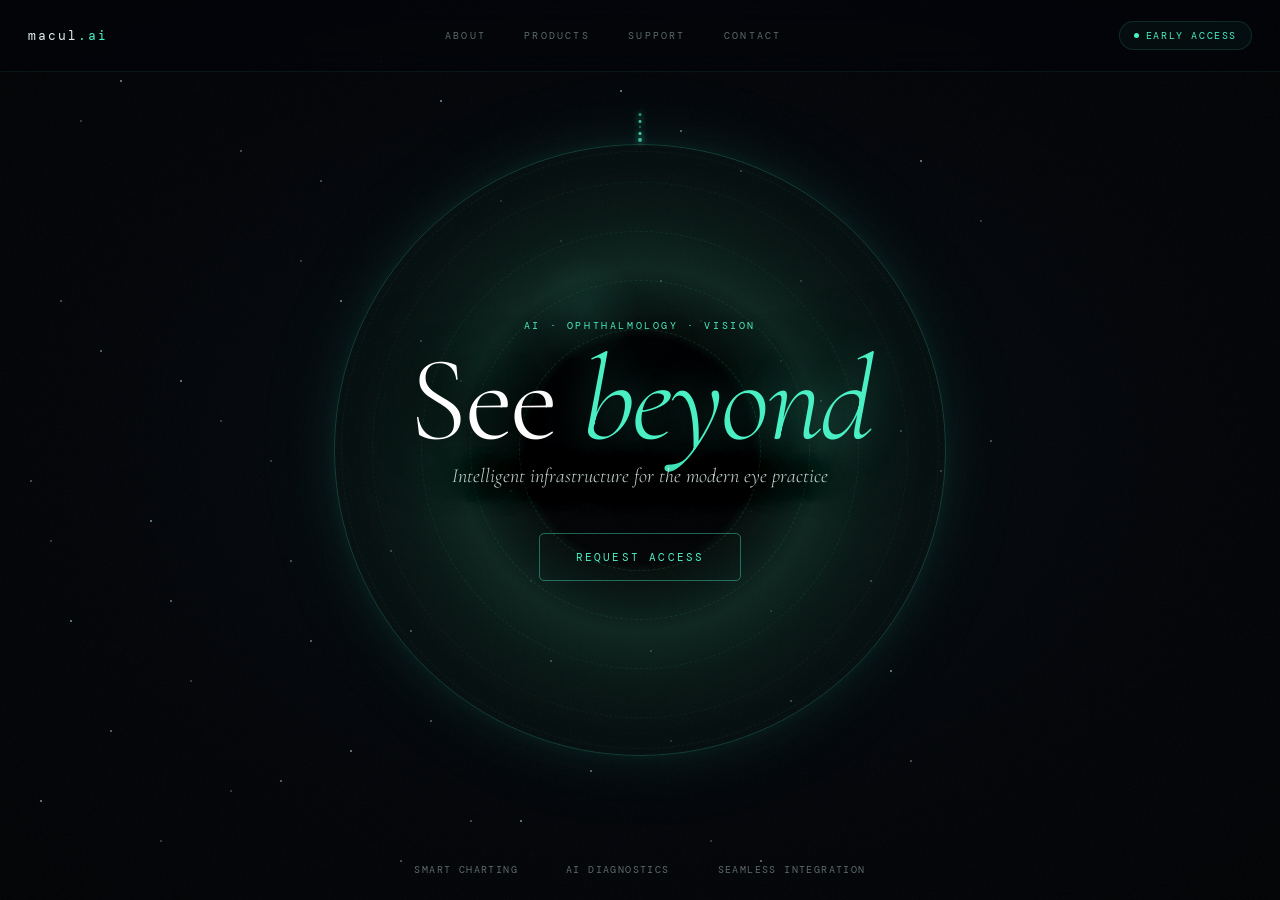
<file: index.html>
<!DOCTYPE html>
<html lang="en">
<head>
  <meta charset="UTF-8" />
  <meta name="viewport" content="width=device-width, initial-scale=1.0, viewport-fit=cover" />
  <title>Macul.ai — Early Access</title>
  <link rel="preconnect" href="https://fonts.googleapis.com" />
  <link rel="preconnect" href="https://fonts.gstatic.com" crossorigin />
  <link href="https://fonts.googleapis.com/css2?family=Cormorant+Garamond:ital,wght@0,200;0,300;1,200;1,300&family=DM+Mono:wght@300;400&display=swap" rel="stylesheet" />
  <style>
    *, *::before, *::after { box-sizing: border-box; margin: 0; padding: 0; }

    :root {
      --accent: #4af0c4;
      --text: #ddeee8;
      --muted: rgba(200,230,220,0.45);
      --border: rgba(74,240,196,0.13);
      --border-soft: rgba(74,240,196,0.07);
    }

    html, body {
      width: 100%;
      height: 100%;
      background: #03040a;
      color: var(--text);
      font-family: 'DM Mono', monospace;
      overflow: hidden;
    }

    .bg {
      position: fixed;
      inset: 0;
      background: radial-gradient(ellipse at 50% 50%, #060d11 0%, #020408 60%, #010204 100%);
      z-index: 0;
    }

    .stars {
      position: fixed;
      inset: 0;
      z-index: 1;
      overflow: hidden;
    }
    .stars::before,
    .stars::after {
      content: '';
      position: absolute;
      width: 2px; height: 2px;
      border-radius: 50%;
      background: transparent;
      animation: twinkle 4s ease-in-out infinite alternate;
      box-shadow:
        120px 80px rgba(200,245,235,0.6),
        240px 150px rgba(200,245,235,0.4),
        380px 60px rgba(200,245,235,0.5),
        500px 200px rgba(200,245,235,0.3),
        620px 90px rgba(200,245,235,0.6),
        740px 170px rgba(200,245,235,0.4),
        860px 40px rgba(200,245,235,0.5),
        980px 220px rgba(200,245,235,0.3),
        60px 300px rgba(200,245,235,0.4),
        180px 380px rgba(200,245,235,0.6),
        300px 260px rgba(200,245,235,0.3),
        420px 340px rgba(200,245,235,0.5),
        540px 410px rgba(200,245,235,0.4),
        660px 280px rgba(200,245,235,0.6),
        780px 360px rgba(200,245,235,0.3),
        900px 430px rgba(200,245,235,0.5),
        30px 480px rgba(200,245,235,0.4),
        150px 520px rgba(200,245,235,0.6),
        270px 460px rgba(200,245,235,0.3),
        390px 550px rgba(200,245,235,0.5),
        510px 490px rgba(200,245,235,0.4),
        630px 570px rgba(200,245,235,0.6),
        750px 510px rgba(200,245,235,0.3),
        870px 580px rgba(200,245,235,0.5),
        990px 440px rgba(200,245,235,0.4),
        70px 620px rgba(200,245,235,0.6),
        190px 680px rgba(200,245,235,0.3),
        310px 640px rgba(200,245,235,0.5),
        430px 720px rgba(200,245,235,0.4),
        550px 660px rgba(200,245,235,0.6),
        670px 740px rgba(200,245,235,0.3),
        790px 700px rgba(200,245,235,0.5),
        910px 760px rgba(200,245,235,0.4),
        40px 800px rgba(200,245,235,0.6),
        160px 840px rgba(200,245,235,0.3),
        280px 780px rgba(200,245,235,0.5),
        400px 860px rgba(200,245,235,0.4),
        520px 820px rgba(200,245,235,0.6),
        640px 900px rgba(200,245,235,0.3),
        760px 860px rgba(200,245,235,0.5);
    }
    .stars::after {
      animation-delay: 2s;
      box-shadow:
        80px 120px rgba(200,245,235,0.3),
        200px 40px rgba(200,245,235,0.5),
        320px 180px rgba(200,245,235,0.4),
        440px 100px rgba(200,245,235,0.6),
        560px 240px rgba(200,245,235,0.3),
        680px 130px rgba(200,245,235,0.5),
        800px 280px rgba(200,245,235,0.4),
        920px 160px rgba(200,245,235,0.6),
        100px 350px rgba(200,245,235,0.5),
        220px 420px rgba(200,245,235,0.3),
        340px 300px rgba(200,245,235,0.6),
        460px 380px rgba(200,245,235,0.4),
        580px 450px rgba(200,245,235,0.5),
        700px 320px rgba(200,245,235,0.3),
        820px 400px rgba(200,245,235,0.6),
        940px 470px rgba(200,245,235,0.4),
        50px 540px rgba(200,245,235,0.3),
        170px 600px rgba(200,245,235,0.5),
        290px 560px rgba(200,245,235,0.4),
        410px 630px rgba(200,245,235,0.6),
        530px 580px rgba(200,245,235,0.3),
        650px 650px rgba(200,245,235,0.5),
        770px 610px rgba(200,245,235,0.4),
        890px 670px rgba(200,245,235,0.6),
        110px 730px rgba(200,245,235,0.5),
        230px 790px rgba(200,245,235,0.3),
        350px 750px rgba(200,245,235,0.6),
        470px 820px rgba(200,245,235,0.4),
        590px 770px rgba(200,245,235,0.5),
        710px 840px rgba(200,245,235,0.3);
    }
    @keyframes twinkle {
      0%   { opacity: 0.4; }
      100% { opacity: 1; }
    }

    .iris-wrap {
      position: fixed;
      top: 50%; left: 50%;
      transform: translate(-50%, -50%);
      width: min(68vw, 68vh);
      height: min(68vw, 68vh);
      z-index: 2;
    }

    .iris {
      position: absolute;
      inset: 0;
      border-radius: 50%;
      background:
        radial-gradient(circle at 50% 50%,
          #010204 0%,
          #010204 26%,
          rgba(5,14,11,0.92) 28%,
          rgba(10,38,28,0.5) 35%,
          rgba(18,55,42,0.6) 42%,
          rgba(10,38,28,0.45) 55%,
          rgba(5,18,13,0.3) 72%,
          rgba(2,7,5,0.08) 88%,
          transparent 100%
        );
      box-shadow:
        0 0 60px rgba(74,240,196,0.08),
        0 0 120px rgba(74,240,196,0.04),
        inset 0 0 40px rgba(74,240,196,0.04);
    }

    .ring {
      position: absolute;
      inset: 0;
      border-radius: 50%;
      border: 1px solid transparent;
      background: transparent;
    }
    .ring::before {
      content: '';
      position: absolute;
      inset: 0;
      border-radius: 50%;
      border: 1px dashed rgba(74,240,196,0.12);
    }

    .ring-1 { inset: 30%; animation: spin 18s linear infinite; }
    .ring-1::before { border-color: rgba(74,240,196,0.14); border-style: dashed; }
    .ring-2 { inset: 22%; animation: spin 28s linear infinite reverse; }
    .ring-2::before { border-color: rgba(74,240,196,0.10); }
    .ring-3 { inset: 14%; animation: spin 38s linear infinite; }
    .ring-3::before { border-color: rgba(74,240,196,0.08); }
    .ring-4 { inset: 6%; animation: spin 48s linear infinite reverse; }
    .ring-4::before { border-color: rgba(74,240,196,0.06); }
    .ring-5 { inset: 1%; animation: spin 60s linear infinite; }
    .ring-5::before { border-color: rgba(74,240,196,0.05); }

    @keyframes spin {
      from { transform: rotate(0deg); }
      to   { transform: rotate(360deg); }
    }

    .orbit {
      position: absolute;
      inset: 0;
      border-radius: 50%;
      animation: spin var(--dur, 12s) linear infinite var(--dir, normal);
    }
    .orbit::after {
      content: '';
      position: absolute;
      width: var(--size, 4px);
      height: var(--size, 4px);
      background: var(--accent);
      border-radius: 50%;
      top: 0; left: 50%;
      transform: translateX(-50%);
      box-shadow: 0 0 6px var(--accent), 0 0 12px rgba(74,240,196,0.4);
      opacity: var(--op, 0.7);
    }

    .o1  { --dur: 8s;  --size: 3px; --op: 0.8; inset: -2%; }
    .o2  { --dur: 13s; --size: 2px; --op: 0.5; --dir: reverse; inset: -4%; }
    .o3  { --dur: 17s; --size: 4px; --op: 0.7; inset: -1%; animation-delay: -4s; }
    .o4  { --dur: 22s; --size: 2px; --op: 0.4; --dir: reverse; inset: -3%; animation-delay: -8s; }
    .o5  { --dur: 10s; --size: 3px; --op: 0.6; inset: -5%; animation-delay: -2s; }
    .o6  { --dur: 15s; --size: 2px; --op: 0.5; --dir: reverse; inset: -2%; animation-delay: -6s; }
    .o7  { --dur: 20s; --size: 3px; --op: 0.7; inset: -4%; animation-delay: -10s; }
    .o8  { --dur: 25s; --size: 2px; --op: 0.4; inset: -1%; animation-delay: -3s; }

    .limbal {
      position: absolute;
      inset: 0;
      border-radius: 50%;
      border: 1px solid rgba(74,240,196,0.2);
      box-shadow: 0 0 20px rgba(74,240,196,0.06);
    }

    .pupil-shimmer {
      position: absolute;
      width: 18%;
      height: 18%;
      top: 18%;
      left: 32%;
      border-radius: 50%;
      background: radial-gradient(circle, rgba(74,240,196,0.08) 0%, transparent 70%);
      animation: shimmer 4s ease-in-out infinite;
    }
    @keyframes shimmer {
      0%,100% { opacity: 0.5; }
      50% { opacity: 1; }
    }

    .grain {
      position: fixed;
      inset: 0;
      z-index: 3;
      pointer-events: none;
      opacity: 0.035;
      background-image: url("data:image/svg+xml,%3Csvg viewBox='0 0 256 256' xmlns='http://www.w3.org/2000/svg'%3E%3Cfilter id='n'%3E%3CfeTurbulence type='fractalNoise' baseFrequency='0.9' numOctaves='4'/%3E%3C/filter%3E%3Crect width='100%25' height='100%25' filter='url(%23n)'/%3E%3C/svg%3E");
      background-size: 200px 200px;
    }

    /* ============================================
       Top navigation
       ============================================ */

    .nav {
      position: fixed;
      top: 0;
      left: 0;
      right: 0;
      height: 72px;
      display: flex;
      align-items: center;
      justify-content: space-between;
      padding: 0 28px;
      z-index: 50;
      backdrop-filter: blur(12px);
      -webkit-backdrop-filter: blur(12px);
      background: rgba(3, 4, 10, 0.55);
      border-bottom: 1px solid var(--border-soft);
    }

    .logo {
      font-size: 13px;
      letter-spacing: 0.15em;
      color: var(--text);
      text-decoration: none;
      font-weight: 400;
    }
    .logo span { color: var(--accent); }

    .nav-links {
      display: flex;
      gap: clamp(18px, 3vw, 42px);
      align-items: center;
    }
    .nav-links a {
      font-size: 10px;
      letter-spacing: 0.22em;
      text-transform: uppercase;
      color: var(--muted);
      text-decoration: none;
      padding: 6px 0;
      position: relative;
      transition: color 0.25s ease;
    }
    .nav-links a::after {
      content: '';
      position: absolute;
      left: 50%;
      bottom: 0;
      width: 0;
      height: 1px;
      background: var(--accent);
      transition: width 0.3s ease, left 0.3s ease;
    }
    .nav-links a:hover {
      color: var(--text);
    }
    .nav-links a:hover::after {
      width: 100%;
      left: 0;
    }

    .pill {
      font-size: 10px;
      letter-spacing: 0.16em;
      text-transform: uppercase;
      color: var(--accent);
      border: 1px solid var(--border);
      padding: 7px 14px;
      border-radius: 100px;
      display: flex;
      align-items: center;
      gap: 7px;
      background: rgba(74,240,196,0.04);
    }
    .pill-dot {
      width: 5px; height: 5px;
      border-radius: 50%;
      background: var(--accent);
      animation: blink 2s ease-in-out infinite;
    }
    @keyframes blink {
      0%,100% { opacity: 1; box-shadow: 0 0 4px var(--accent); }
      50% { opacity: 0.2; box-shadow: none; }
    }

    @media (max-width: 800px) {
      .nav { padding: 0 18px; }
      .nav-links { gap: 16px; }
      .nav-links a { font-size: 9px; letter-spacing: 0.16em; }
      .pill { display: none; }
    }
    @media (max-width: 500px) {
      .nav-links { gap: 12px; }
      .nav-links a { font-size: 8.5px; }
      .logo { font-size: 12px; }
    }

    /* ============================================
       Center content
       ============================================ */

    #ui {
      position: fixed;
      inset: 0;
      z-index: 10;
      display: flex;
      flex-direction: column;
      align-items: center;
      justify-content: center;
      pointer-events: none;
    }

    .center {
      display: flex;
      flex-direction: column;
      align-items: center;
      text-align: center;
      width: 90%;
      max-width: 540px;
      padding: 0 16px;
      pointer-events: none;
    }

    .eyebrow {
      font-size: 10px;
      letter-spacing: 0.26em;
      text-transform: uppercase;
      color: var(--accent);
      margin-bottom: 14px;
    }

    h1 {
      font-family: 'Cormorant Garamond', serif;
      font-size: clamp(48px, 12vw, 120px);
      font-weight: 200;
      line-height: 0.9;
      letter-spacing: -0.02em;
      color: #ffffff;
      text-shadow: 0 0 80px rgba(0,0,0,1), 0 2px 40px rgba(0,0,0,1);
      margin-bottom: 10px;
    }
    h1 em {
      font-style: italic;
      color: var(--accent);
      text-shadow: 0 0 40px rgba(74,240,196,0.4), 0 0 80px rgba(0,0,0,1);
    }

    .tagline {
      font-family: 'Cormorant Garamond', serif;
      font-size: clamp(14px, 2.5vw, 20px);
      font-weight: 200;
      font-style: italic;
      color: rgba(220,240,235,0.9);
      text-shadow: 0 0 40px rgba(0,0,0,1), 0 2px 20px rgba(0,0,0,1);
      margin-bottom: clamp(24px, 5vh, 48px);
    }

    .form-wrap {
      width: 100%;
      max-width: 400px;
      pointer-events: auto;
      display: flex;
      flex-direction: column;
      align-items: center;
    }

    .request-btn {
      background: transparent;
      border: 1px solid rgba(74,240,196,0.4);
      color: var(--accent);
      font-family: 'DM Mono', monospace;
      font-size: 11px;
      font-weight: 400;
      letter-spacing: 0.2em;
      text-transform: uppercase;
      padding: 16px 36px;
      border-radius: 5px;
      cursor: pointer;
      transition: background 0.2s, border-color 0.2s, box-shadow 0.2s;
      pointer-events: auto;
    }
    .request-btn:hover {
      background: rgba(74,240,196,0.06);
      border-color: rgba(74,240,196,0.7);
      box-shadow: 0 0 24px rgba(74,240,196,0.08);
    }
    .request-btn:active {
      background: rgba(74,240,196,0.12);
    }

    .success {
      display: none;
      flex-direction: column;
      align-items: center;
      gap: 8px;
      padding: 28px 32px;
      border: 1px solid var(--border);
      border-radius: 5px;
      background: rgba(74,240,196,0.04);
      pointer-events: auto;
      width: 100%;
      max-width: 400px;
    }
    .success.show { display: flex; }
    .success-icon { font-size: 22px; color: var(--accent); }
    .success h3 {
      font-family: 'Cormorant Garamond', serif;
      font-size: 22px;
      font-weight: 300;
      color: #fff;
    }
    .success p {
      font-size: 11px;
      color: var(--muted);
      text-align: center;
      line-height: 1.7;
    }

    .email-copy-box {
      margin-top: 6px;
      padding: 12px 24px;
      border: 1px solid rgba(74,240,196,0.3);
      border-radius: 5px;
      background: rgba(74,240,196,0.06);
      color: #4af0c4;
      font-family: 'DM Mono', monospace;
      font-size: 14px;
      letter-spacing: 0.08em;
      cursor: pointer;
      transition: background 0.2s, border-color 0.2s;
      user-select: none;
    }
    .email-copy-box:hover {
      background: rgba(74,240,196,0.1);
      border-color: rgba(74,240,196,0.5);
    }
    .email-copy-box:active {
      background: rgba(74,240,196,0.16);
    }

    .copy-confirm {
      font-size: 10px;
      color: rgba(74,240,196,0.7);
      letter-spacing: 0.1em;
      opacity: 0;
      transition: opacity 0.3s;
      height: 16px;
    }

    .copy-hint {
      font-size: 10px;
      color: var(--muted);
      opacity: 0.5;
      letter-spacing: 0.06em;
    }

    .bottom-bar {
      position: fixed;
      bottom: 24px;
      left: 0; right: 0;
      display: flex;
      justify-content: center;
      gap: clamp(12px, 4vw, 48px);
      font-size: 10px;
      letter-spacing: 0.14em;
      text-transform: uppercase;
      color: var(--muted);
      flex-wrap: wrap;
      padding: 0 20px;
      pointer-events: none;
    }
  </style>
  <link rel="icon" type="image/png" href="/favicon.png">
</head>
<body>

  <div class="bg"></div>
  <div class="stars"></div>

  <div class="iris-wrap">
    <div class="iris"></div>
    <div class="ring ring-1"></div>
    <div class="ring ring-2"></div>
    <div class="ring ring-3"></div>
    <div class="ring ring-4"></div>
    <div class="ring ring-5"></div>
    <div class="orbit o1"></div>
    <div class="orbit o2"></div>
    <div class="orbit o3"></div>
    <div class="orbit o4"></div>
    <div class="orbit o5"></div>
    <div class="orbit o6"></div>
    <div class="orbit o7"></div>
    <div class="orbit o8"></div>
    <div class="limbal"></div>
    <div class="pupil-shimmer"></div>
  </div>

  <div class="grain"></div>

  <nav class="nav">
    <a href="/" class="logo">macul<span>.ai</span></a>
    <div class="nav-links">
      <a href="/about/">About</a>
      <a href="/products/">Products</a>
      <a href="/support/">Support</a>
      <a href="/contact/">Contact</a>
    </div>
    <div class="pill"><div class="pill-dot"></div>Early Access</div>
  </nav>

  <div id="ui">
    <div class="center">
      <div class="eyebrow">AI · Ophthalmology · Vision</div>
      <h1>See <em>beyond</em></h1>
      <p class="tagline">Intelligent infrastructure for the modern eye practice</p>

      <div class="form-wrap" id="formWrap">
        <button class="request-btn" onclick="handleSubmit()">Request Access</button>
      </div>

      <div class="success" id="successBox">
        <div class="success-icon">◎</div>
        <h3>Send us an email</h3>
        <p>Copy the address below and email us<br>to request early access:</p>
        <div class="email-copy-box" onclick="copyEmail()">griffin@macul.ai</div>
        <div class="copy-confirm" id="copyConfirm">✓ copied to clipboard</div>
        <p class="copy-hint">click the address above to copy</p>
      </div>
    </div>

    <div class="bottom-bar">
      <span>Smart Charting</span>
      <span>AI Diagnostics</span>
      <span>Seamless Integration</span>
    </div>
  </div>

  <script>
    function handleSubmit() {
      document.getElementById('formWrap').style.display = 'none';
      document.getElementById('successBox').classList.add('show');
    }

    function copyEmail() {
      navigator.clipboard.writeText('griffin@macul.ai').then(() => {
        const confirm = document.getElementById('copyConfirm');
        const box = document.querySelector('.email-copy-box');
        box.style.background = 'rgba(74,240,196,0.14)';
        box.style.borderColor = 'rgba(74,240,196,0.6)';
        confirm.style.opacity = '1';
        setTimeout(() => {
          confirm.style.opacity = '0';
          box.style.background = 'rgba(74,240,196,0.06)';
          box.style.borderColor = 'rgba(74,240,196,0.3)';
        }, 2000);
      });
    }
  </script>

</body>
</html>
</file>
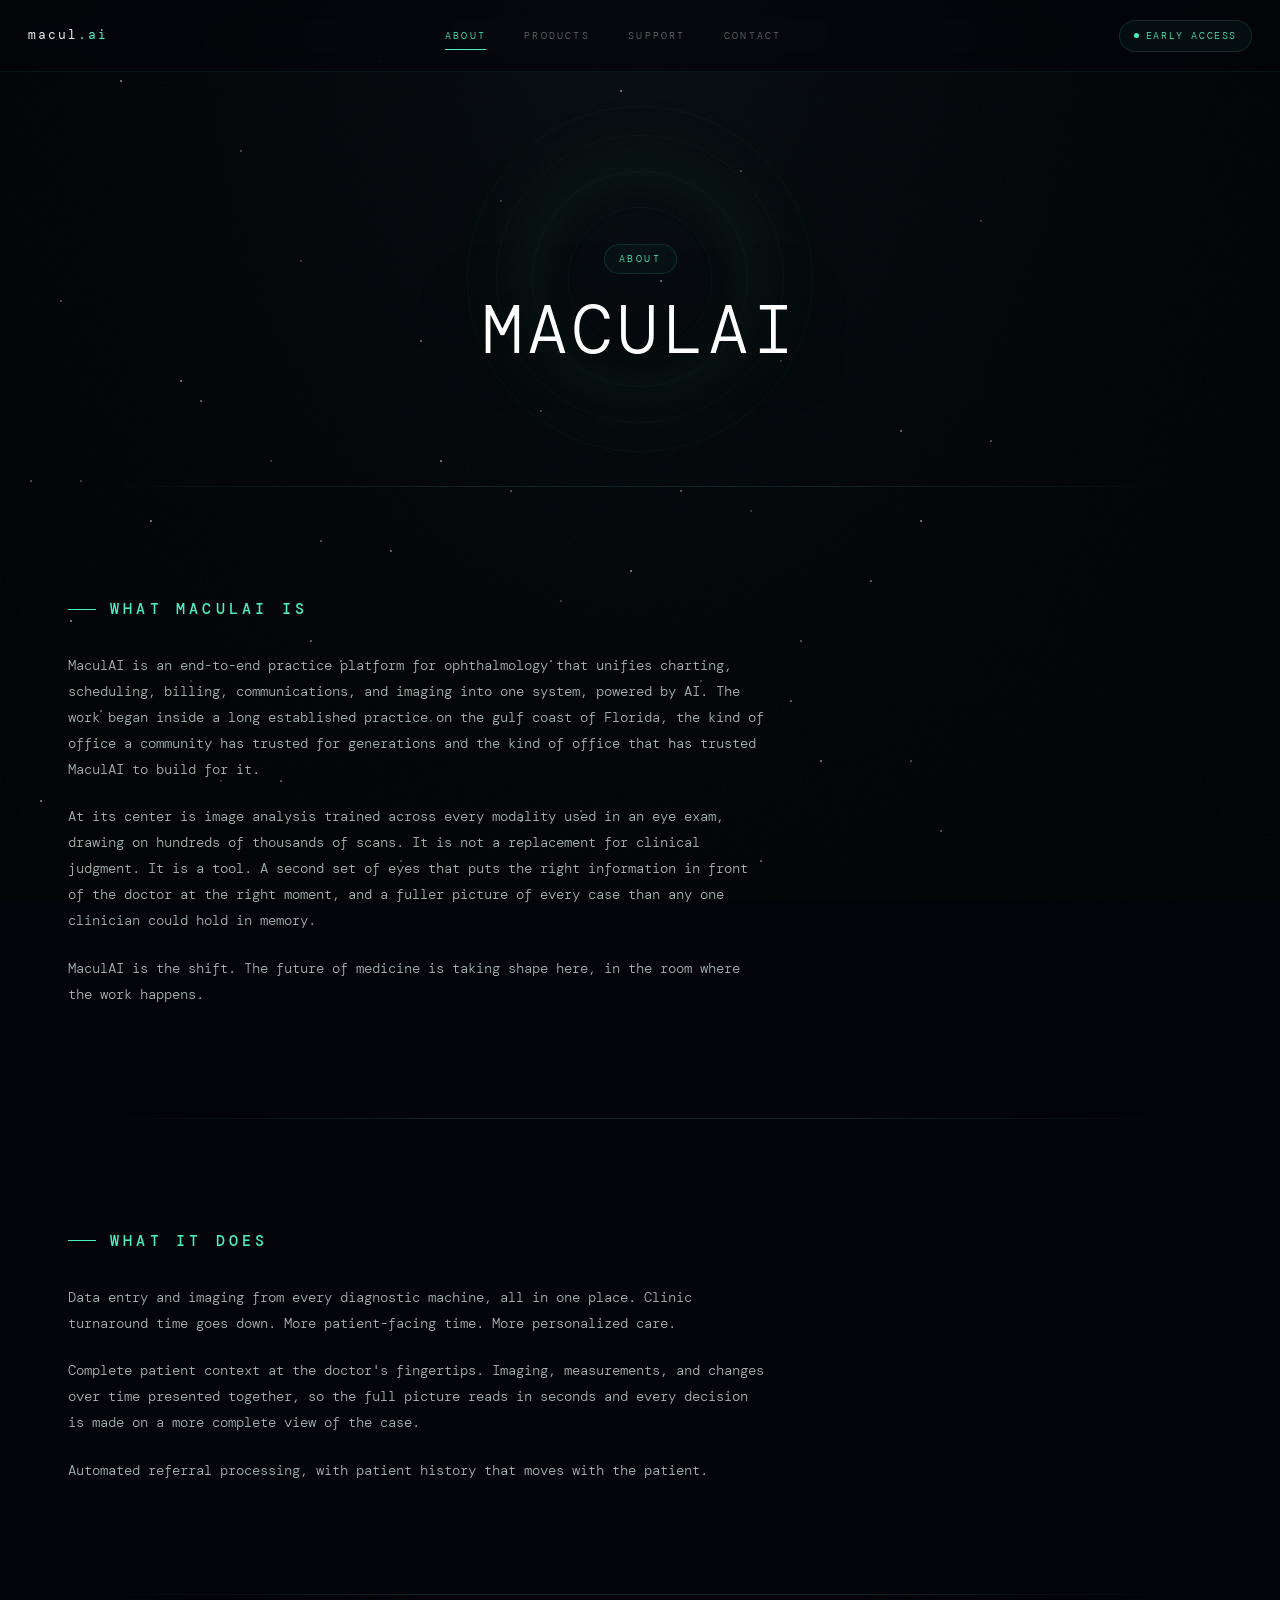
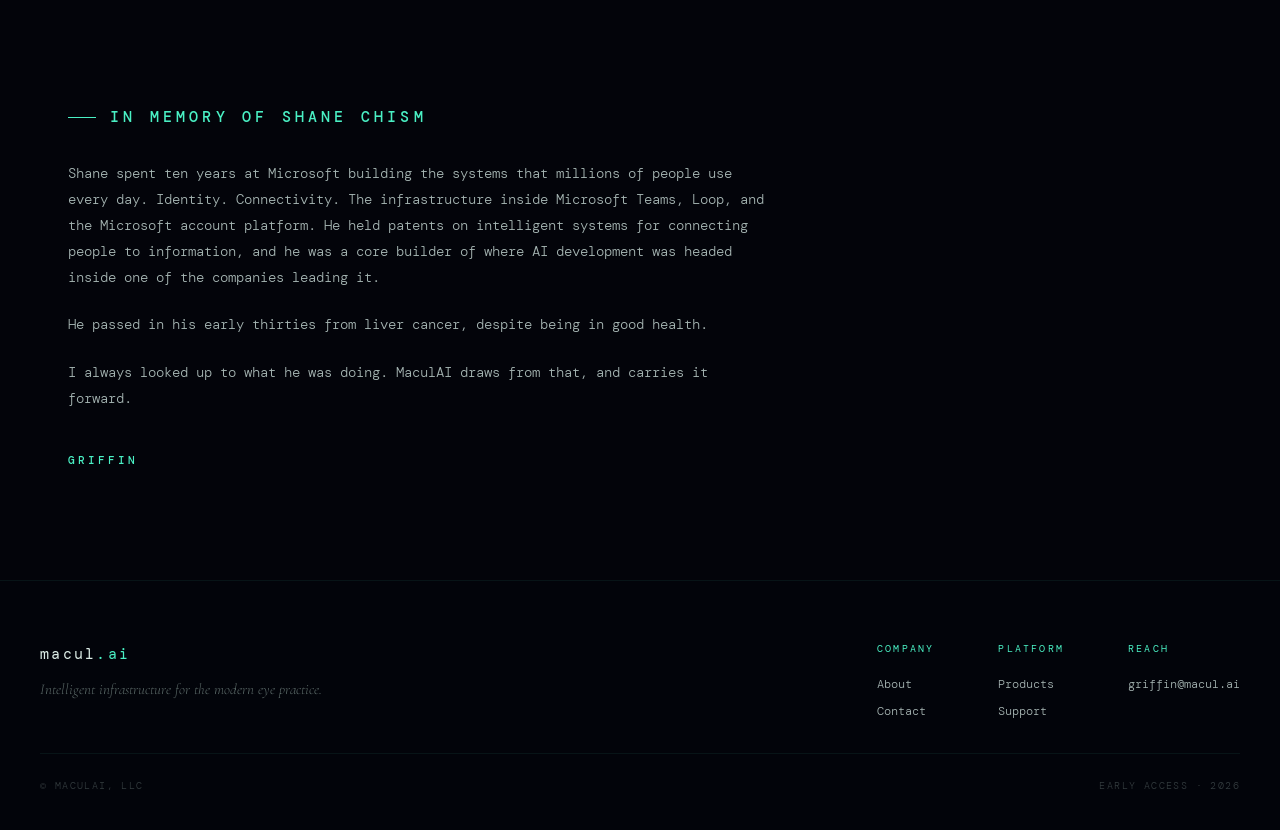
<file: about/index.html>
<!DOCTYPE html>
<html lang="en">
<head>
  <meta charset="UTF-8" />
  <meta name="viewport" content="width=device-width, initial-scale=1.0, viewport-fit=cover" />
  <title>About — MaculAI</title>
  <meta name="description" content="An end-to-end practice platform for ophthalmology." />
  <link rel="preconnect" href="https://fonts.googleapis.com" />
  <link rel="preconnect" href="https://fonts.gstatic.com" crossorigin />
  <link href="https://fonts.googleapis.com/css2?family=Cormorant+Garamond:ital,wght@0,200;0,300;0,400;1,200;1,300;1,400&family=DM+Mono:wght@300;400;500&display=swap" rel="stylesheet" />
  <link rel="stylesheet" href="/styles.css" />
  <link rel="icon" type="image/png" href="/favicon.png" />
  <style>
    /* Professional cosmos: keep the look, kill the flash */

    /* Iris motif: kill all motion, simplify to a quiet glow */
    .hero .iris-motif {
      transform: translate(-50%, -50%);
      opacity: 0.4;
      width: 360px;
      height: 360px;
    }
    .hero .iris-motif .ring {
      animation: none !important;
    }
    .hero .iris-motif .ring::before {
      border-style: solid !important;
      border-color: rgba(74, 240, 196, 0.08) !important;
    }
    .hero .iris-motif .orbit {
      display: none;
    }

    /* Hero: tighter, branded, not flashy */
    .hero {
      min-height: 46vh;
      padding-top: 110px;
      padding-bottom: 60px;
    }
    .hero h1.brand {
      font-family: var(--mono);
      font-size: clamp(40px, 6vw, 68px);
      font-weight: 300;
      letter-spacing: 0.06em;
      text-transform: uppercase;
      color: #fff;
      text-shadow: 0 0 60px rgba(0,0,0,0.85);
      margin: 0;
      line-height: 1;
    }

    /* Section heading: like a blueprint label */
    .section-heading {
      font-family: var(--mono);
      font-size: clamp(13px, 1.3vw, 15px);
      font-weight: 500;
      letter-spacing: 0.28em;
      text-transform: uppercase;
      color: var(--accent);
      margin-bottom: 32px;
      display: flex;
      align-items: center;
      gap: 14px;
    }
    .section-heading::before {
      content: '';
      width: 28px;
      height: 1px;
      background: var(--accent);
      flex-shrink: 0;
    }

    /* About body: clean prose, max-width controlled */
    .about-body {
      max-width: 700px;
    }
    .about-body p {
      font-family: var(--mono);
      font-size: 14px;
      font-weight: 300;
      line-height: 1.85;
      color: var(--text-soft);
    }
    .about-body p + p {
      margin-top: 22px;
    }
    .about-body p strong {
      color: var(--text);
      font-weight: 400;
    }

    /* Signature: clean, mint, unmistakable */
    .signature {
      margin-top: 40px;
      font-family: var(--mono);
      font-size: 11px;
      font-weight: 500;
      letter-spacing: 0.28em;
      text-transform: uppercase;
      color: var(--accent);
    }

    /* Section spacing: generous but not bloated */
    section {
      padding: clamp(70px, 9vw, 110px) 0;
    }

    /* Slow the pill dot — less flashy */
    .pill-dot {
      animation-duration: 3.2s;
    }

    /* Slow fades */
    .fade-in {
      animation-duration: 1.2s;
    }
  </style>
</head>
<body>

  <div class="bg"></div>
  <div class="stars"></div>
  <div class="grain"></div>

  <nav class="nav">
    <a href="/" class="logo">macul<span>.ai</span></a>
    <div class="nav-links">
      <a href="/about/" class="active">About</a>
      <a href="/products/">Products</a>
      <a href="/support/">Support</a>
      <a href="/contact/">Contact</a>
    </div>
    <div class="pill"><div class="pill-dot"></div>Early Access</div>
  </nav>

  <main>

    <!-- Hero -->
    <section class="hero">
      <div class="iris-motif">
        <div class="iris-core"></div>
        <div class="ring r1"></div>
        <div class="ring r2"></div>
        <div class="ring r3"></div>
        <div class="ring r4"></div>
      </div>
      <div class="hero-inner">
        <div class="eyebrow fade-in">About</div>
        <h1 class="brand fade-in delay-1">MACULAI</h1>
      </div>
    </section>

    <div class="divider"></div>

    <!-- What MaculAI Is -->
    <section>
      <div class="container">
        <div class="about-body">
          <div class="section-heading">What MaculAI Is</div>
          <p>
            MaculAI is an end-to-end practice platform for ophthalmology
            that unifies charting, scheduling, billing, communications,
            and imaging into one system, powered by AI.
            The work began inside a long established practice on
            the gulf coast of Florida, the kind of office a community
            has trusted for generations and the kind of office that has
            trusted MaculAI to build for it.
          </p>
          <p>
            At its center is image analysis trained across every
            modality used in an eye exam, drawing on hundreds of
            thousands of scans. It is not a replacement for clinical
            judgment. It is a tool. A second set of eyes that puts the
            right information in front of the doctor at the right
            moment, and a fuller picture of every case than any one
            clinician could hold in memory.
          </p>
          <p>
            MaculAI is the shift. The future of medicine is taking
            shape here, in the room where the work happens.
          </p>
        </div>
      </div>
    </section>

    <div class="divider"></div>

    <!-- What It Does -->
    <section>
      <div class="container">
        <div class="about-body">
          <div class="section-heading">What It Does</div>
          <p>
            Data entry and imaging from every diagnostic machine, all
            in one place. Clinic turnaround time goes down. More
            patient-facing time. More personalized care.
          </p>
          <p>
            Complete patient context at the doctor's fingertips.
            Imaging, measurements, and changes over time presented
            together, so the full picture reads in seconds and every
            decision is made on a more complete view of the case.
          </p>
          <p>
            Automated referral processing, with patient history that
            moves with the patient.
          </p>
        </div>
      </div>
    </section>

    <div class="divider"></div>

    <!-- In Memory of Shane Chism -->
    <section>
      <div class="container">
        <div class="about-body">
          <div class="section-heading">In Memory of Shane Chism</div>
          <p>
            Shane spent ten years at Microsoft building the systems
            that millions of people use every day. Identity.
            Connectivity. The infrastructure inside Microsoft Teams,
            Loop, and the Microsoft account platform. He held patents
            on intelligent systems for connecting people to
            information, and he was a core builder of where AI
            development was headed inside one of the companies leading
            it.
          </p>
          <p>
            He passed in his early thirties from liver cancer, despite
            being in good health.
          </p>
          <p>
            I always looked up to what he was doing. MaculAI draws
            from that, and carries it forward.
          </p>
          <div class="signature">Griffin</div>
        </div>
      </div>
    </section>

  </main>

  <footer>
    <div class="footer-inner">
      <div class="footer-top">
        <div class="footer-brand">
          <a href="/" class="logo">macul<span>.ai</span></a>
          <p>Intelligent infrastructure for the modern eye practice.</p>
        </div>
        <div class="footer-nav">
          <div class="footer-col">
            <h5>Company</h5>
            <a href="/about/">About</a>
            <a href="/contact/">Contact</a>
          </div>
          <div class="footer-col">
            <h5>Platform</h5>
            <a href="/products/">Products</a>
            <a href="/support/">Support</a>
          </div>
          <div class="footer-col">
            <h5>Reach</h5>
            <a href="mailto:griffin@macul.ai">griffin@macul.ai</a>
          </div>
        </div>
      </div>
      <div class="footer-bottom">
        <span>© MaculAI, LLC</span>
        <span>Early Access · 2026</span>
      </div>
    </div>
  </footer>

</body>
</html>
</file>
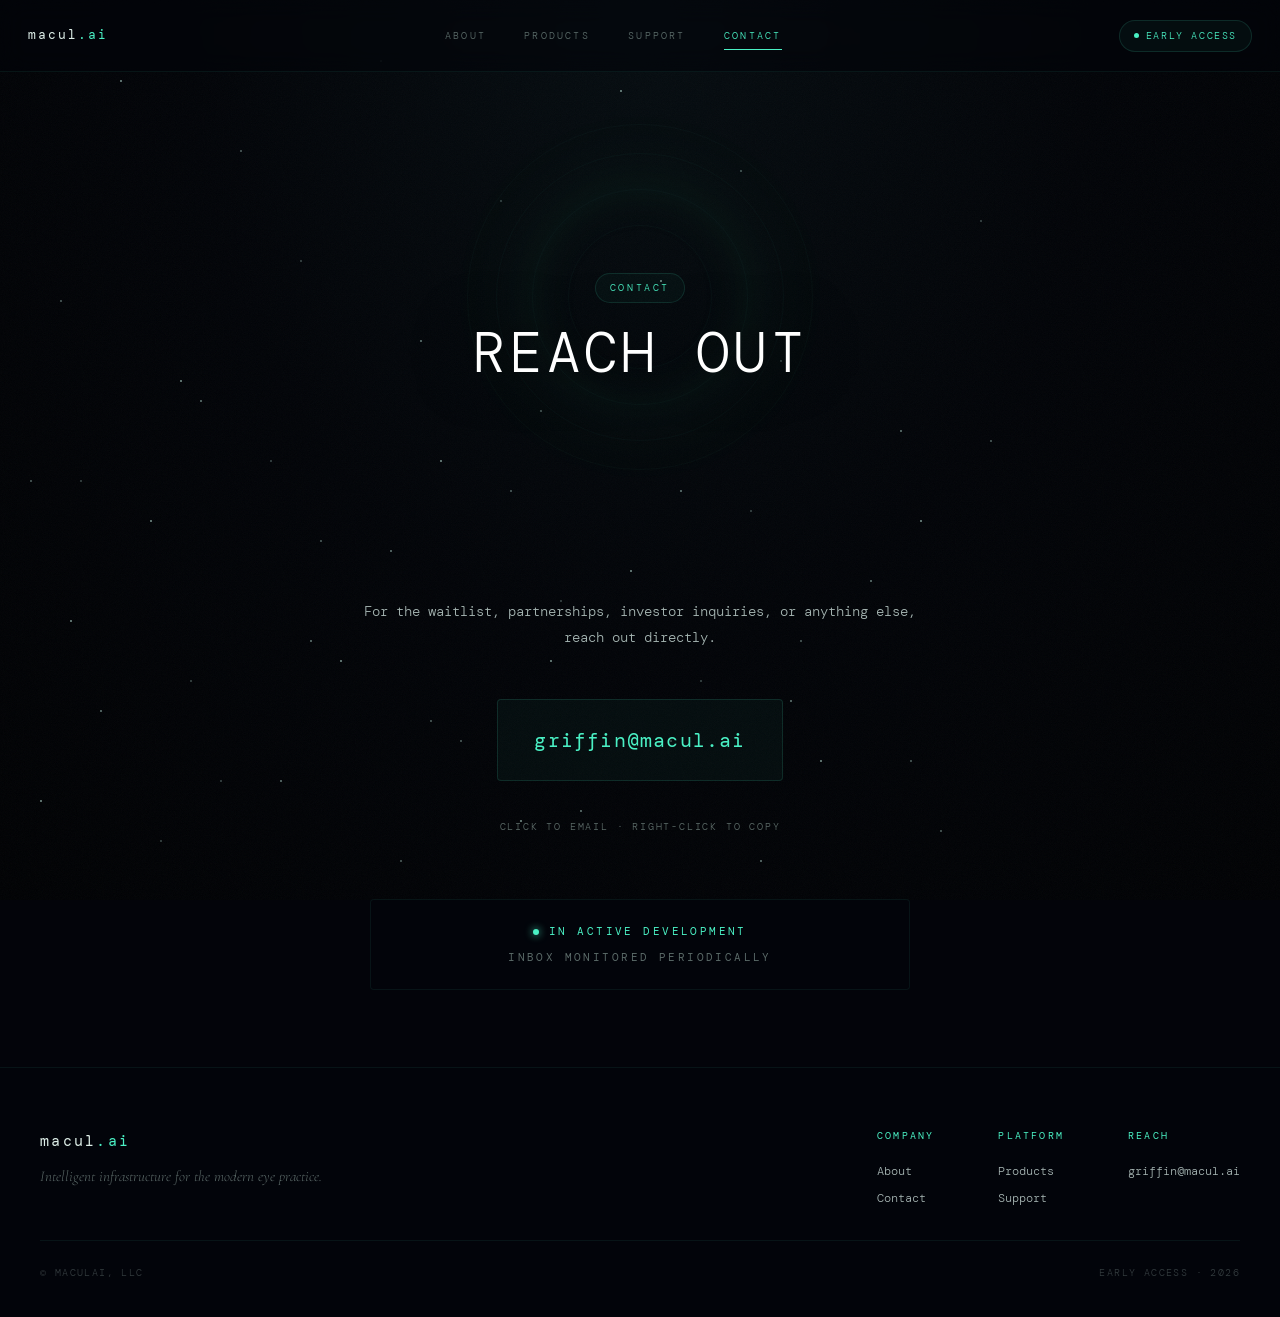
<file: contact/index.html>
<!DOCTYPE html>
<html lang="en">
<head>
  <meta charset="UTF-8" />
  <meta name="viewport" content="width=device-width, initial-scale=1.0, viewport-fit=cover" />
  <title>Contact — MaculAI</title>
  <meta name="description" content="Reach out. Waitlist, partnerships, investors, or anything else." />
  <link rel="preconnect" href="https://fonts.googleapis.com" />
  <link rel="preconnect" href="https://fonts.gstatic.com" crossorigin />
  <link href="https://fonts.googleapis.com/css2?family=Cormorant+Garamond:ital,wght@0,200;0,300;0,400;1,200;1,300;1,400&family=DM+Mono:wght@300;400;500&display=swap" rel="stylesheet" />
  <link rel="stylesheet" href="/styles.css" />
  <link rel="icon" type="image/png" href="/favicon.png" />
  <style>
    /* Professional cosmos: matches About / Products / Support */

    .hero .iris-motif {
      transform: translate(-50%, -50%);
      opacity: 0.35;
      width: 360px;
      height: 360px;
    }
    .hero .iris-motif .ring { animation: none !important; }
    .hero .iris-motif .ring::before {
      border-style: solid !important;
      border-color: rgba(74, 240, 196, 0.08) !important;
    }
    .hero .iris-motif .orbit { display: none; }

    .hero {
      min-height: 50vh;
      padding-top: 110px;
      padding-bottom: 50px;
    }
    .hero h1.brand {
      font-family: var(--mono);
      font-size: clamp(34px, 5vw, 56px);
      font-weight: 300;
      letter-spacing: 0.06em;
      text-transform: uppercase;
      color: #fff;
      text-shadow: 0 0 60px rgba(0,0,0,0.85);
      margin: 0;
      line-height: 1;
    }

    /* Contact block */
    .contact-block {
      max-width: 640px;
      margin: 0 auto;
      text-align: center;
      padding: 0 24px;
    }
    .contact-intro {
      font-family: var(--mono);
      font-size: 14px;
      font-weight: 300;
      line-height: 1.85;
      color: var(--text-soft);
      margin-bottom: 48px;
    }

    /* Email card — the main CTA */
    .email-card {
      display: inline-flex;
      align-items: center;
      justify-content: center;
      padding: 24px 36px;
      border: 1px solid var(--border);
      border-radius: 4px;
      background: rgba(74, 240, 196, 0.04);
      font-family: var(--mono);
      font-size: clamp(16px, 2vw, 20px);
      font-weight: 400;
      letter-spacing: 0.06em;
      color: var(--accent);
      text-decoration: none;
      transition: background 0.2s, border-color 0.2s, box-shadow 0.2s, transform 0.2s;
      cursor: pointer;
      user-select: all;
    }
    .email-card:hover {
      background: rgba(74, 240, 196, 0.08);
      border-color: rgba(74, 240, 196, 0.5);
      box-shadow: 0 0 24px rgba(74, 240, 196, 0.12);
      transform: translateY(-1px);
    }
    .email-card:active {
      background: rgba(74, 240, 196, 0.14);
    }

    .copy-confirm {
      margin-top: 16px;
      font-family: var(--mono);
      font-size: 10px;
      letter-spacing: 0.22em;
      text-transform: uppercase;
      color: var(--accent);
      opacity: 0;
      transition: opacity 0.3s;
      height: 14px;
    }
    .copy-confirm.show { opacity: 1; }

    .copy-hint {
      margin-top: 8px;
      font-family: var(--mono);
      font-size: 10px;
      letter-spacing: 0.18em;
      text-transform: uppercase;
      color: var(--muted);
    }

    /* Status footer */
    .contact-status {
      max-width: 540px;
      margin: 64px auto 0;
      padding: 22px 28px;
      border: 1px solid var(--border-soft);
      border-radius: 4px;
      background: rgba(3, 4, 10, 0.5);
      text-align: center;
    }
    .contact-status p {
      font-family: var(--mono);
      font-size: 11px;
      font-weight: 400;
      letter-spacing: 0.22em;
      text-transform: uppercase;
      color: var(--muted);
      margin: 0;
      line-height: 1.7;
    }
    .contact-status p + p { margin-top: 8px; }
    .contact-status p.first {
      color: var(--accent);
    }
    .contact-status .pulse {
      display: inline-block;
      width: 6px;
      height: 6px;
      background: var(--accent);
      border-radius: 50%;
      box-shadow: 0 0 8px var(--accent);
      margin-right: 10px;
      vertical-align: middle;
      animation: blink 3s ease-in-out infinite;
    }

    section { padding: clamp(40px, 6vw, 80px) 0; }
    .pill-dot { animation-duration: 3.2s; }
    .fade-in { animation-duration: 1.2s; }
  </style>
</head>
<body>

  <div class="bg"></div>
  <div class="stars"></div>
  <div class="grain"></div>

  <nav class="nav">
    <a href="/" class="logo">macul<span>.ai</span></a>
    <div class="nav-links">
      <a href="/about/">About</a>
      <a href="/products/">Products</a>
      <a href="/support/">Support</a>
      <a href="/contact/" class="active">Contact</a>
    </div>
    <div class="pill"><div class="pill-dot"></div>Early Access</div>
  </nav>

  <main>

    <!-- Hero -->
    <section class="hero">
      <div class="iris-motif">
        <div class="iris-core"></div>
        <div class="ring r1"></div>
        <div class="ring r2"></div>
        <div class="ring r3"></div>
        <div class="ring r4"></div>
      </div>
      <div class="hero-inner">
        <div class="eyebrow fade-in">Contact</div>
        <h1 class="brand fade-in delay-1">REACH OUT</h1>
      </div>
    </section>

    <!-- Contact block -->
    <section>
      <div class="contact-block fade-in delay-2">

        <p class="contact-intro">
          For the waitlist, partnerships, investor inquiries, or
          anything else, reach out directly.
        </p>

        <a href="mailto:griffin@macul.ai" class="email-card" id="emailCard">
          griffin@macul.ai
        </a>
        <div class="copy-confirm" id="copyConfirm">Copied to clipboard</div>
        <div class="copy-hint">Click to email · Right-click to copy</div>

        <div class="contact-status">
          <p class="first"><span class="pulse"></span>In active development</p>
          <p>Inbox monitored periodically</p>
        </div>

      </div>
    </section>

  </main>

  <footer>
    <div class="footer-inner">
      <div class="footer-top">
        <div class="footer-brand">
          <a href="/" class="logo">macul<span>.ai</span></a>
          <p>Intelligent infrastructure for the modern eye practice.</p>
        </div>
        <div class="footer-nav">
          <div class="footer-col">
            <h5>Company</h5>
            <a href="/about/">About</a>
            <a href="/contact/">Contact</a>
          </div>
          <div class="footer-col">
            <h5>Platform</h5>
            <a href="/products/">Products</a>
            <a href="/support/">Support</a>
          </div>
          <div class="footer-col">
            <h5>Reach</h5>
            <a href="mailto:griffin@macul.ai">griffin@macul.ai</a>
          </div>
        </div>
      </div>
      <div class="footer-bottom">
        <span>© MaculAI, LLC</span>
        <span>Early Access · 2026</span>
      </div>
    </div>
  </footer>

  <script>
    // Copy email to clipboard on shift+click or middle-click
    const emailCard = document.getElementById('emailCard');
    const copyConfirm = document.getElementById('copyConfirm');

    emailCard.addEventListener('click', (e) => {
      // If shift held, copy instead of opening mail client
      if (e.shiftKey || e.ctrlKey || e.metaKey) {
        e.preventDefault();
        copyEmail();
      }
    });

    emailCard.addEventListener('contextmenu', (e) => {
      // Right-click also copies
      e.preventDefault();
      copyEmail();
    });

    function copyEmail() {
      navigator.clipboard.writeText('griffin@macul.ai').then(() => {
        copyConfirm.classList.add('show');
        setTimeout(() => copyConfirm.classList.remove('show'), 2000);
      });
    }
  </script>

</body>
</html>
</file>
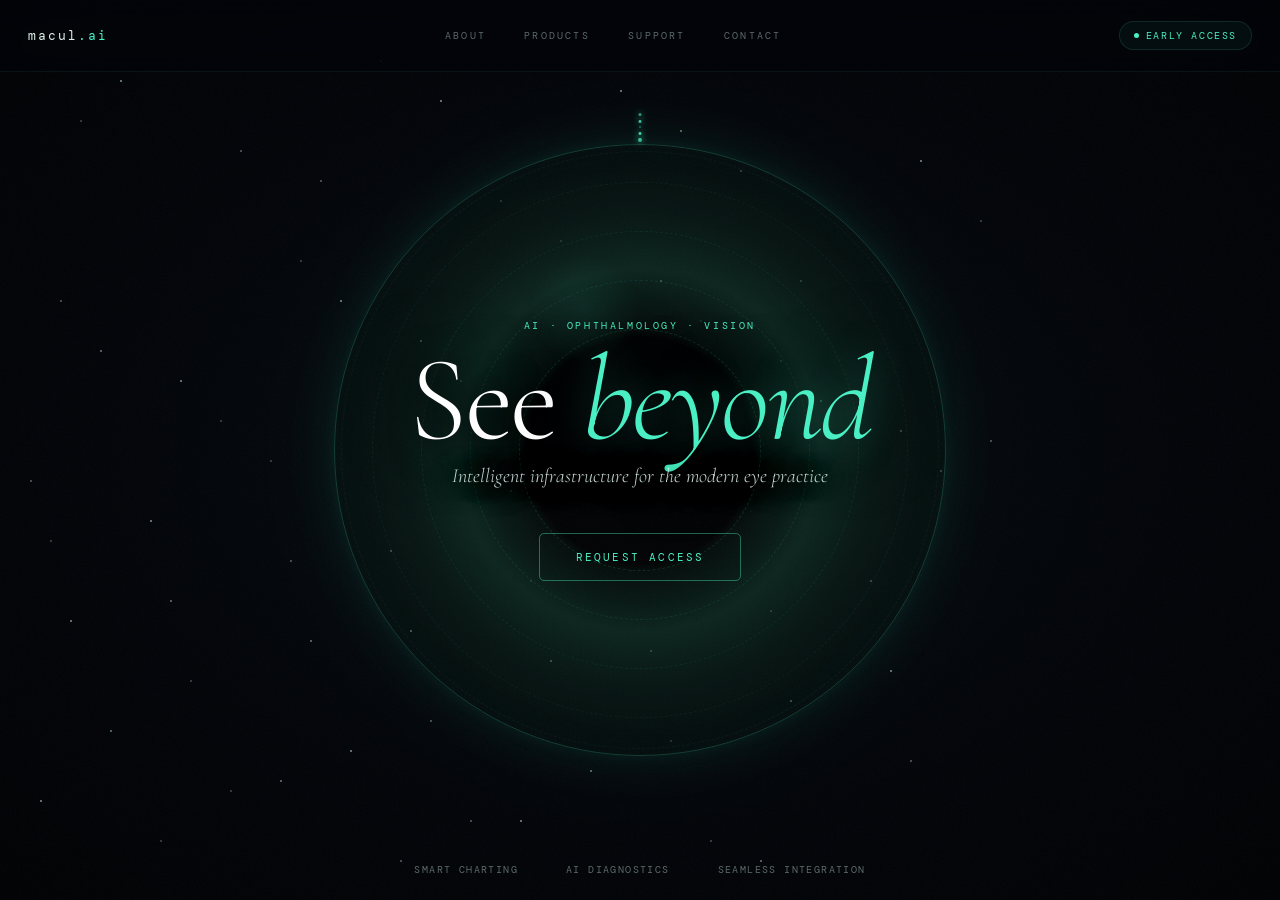
<file: platform/index.html>
<!DOCTYPE html>
<html lang="en">
<head>
  <meta charset="UTF-8"/>
  <title>macul.ai — Clinical Platform</title>
  <meta http-equiv="refresh" content="0; url=../index.html"/>
</head>
<body>
  <p>Loading macul.ai clinical platform...</p>
</body>
</html>
</file>
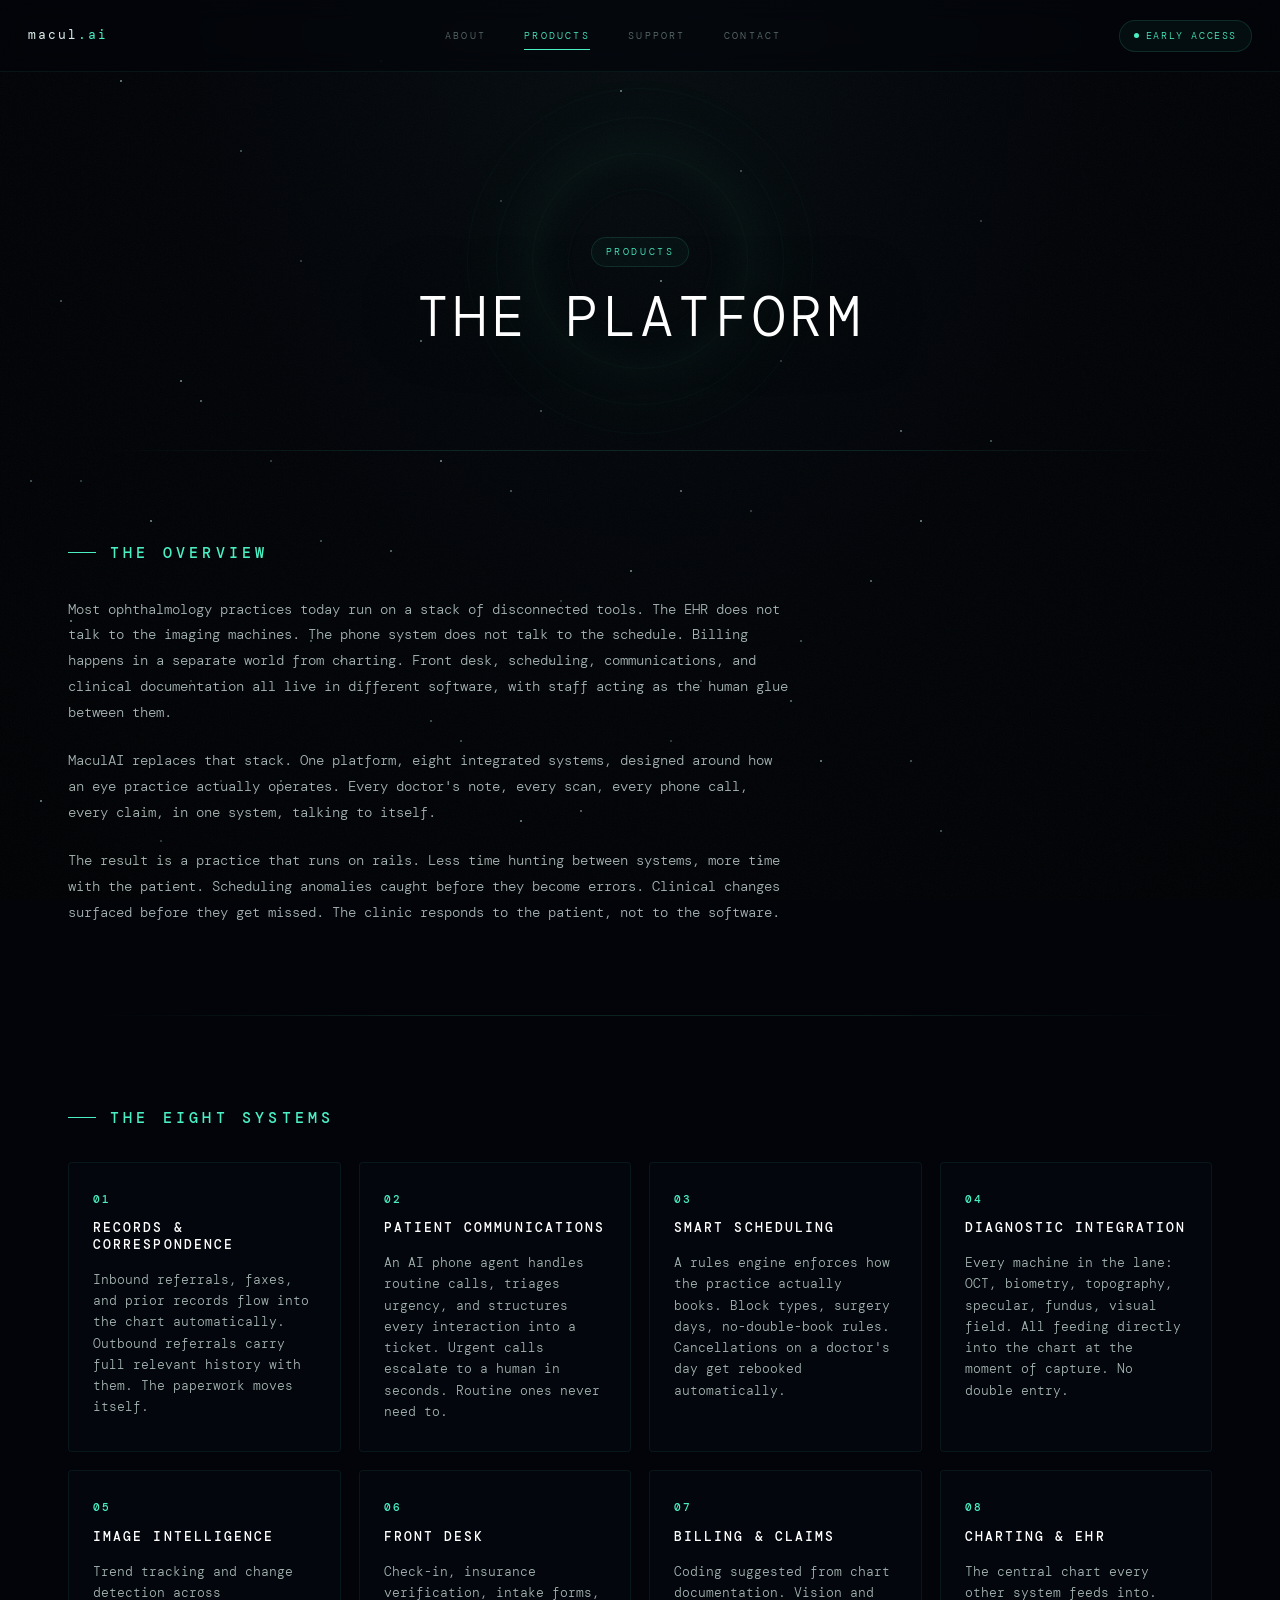
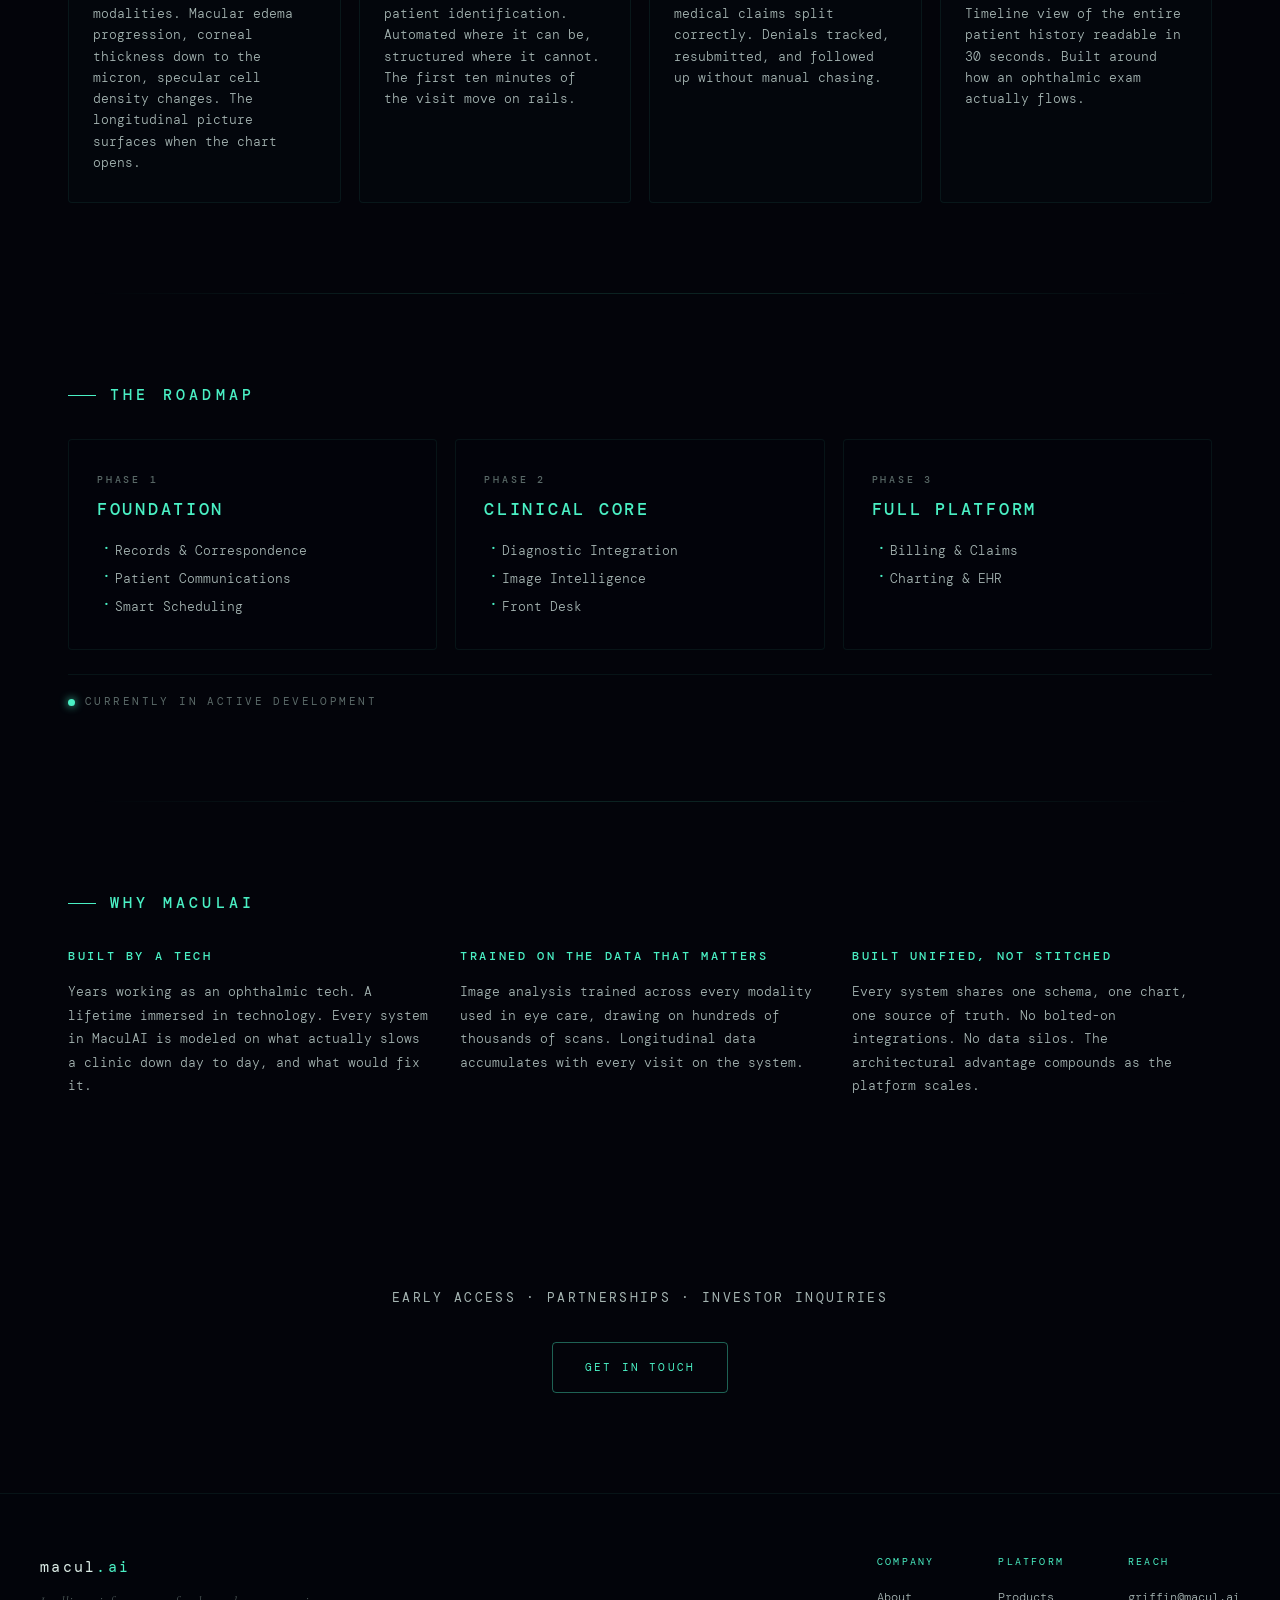
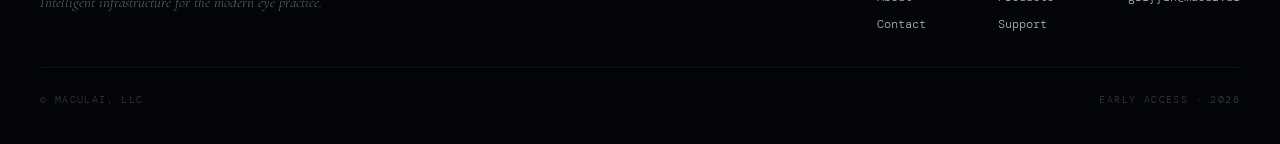
<file: products/index.html>
<!DOCTYPE html>
<html lang="en">
<head>
  <meta charset="UTF-8" />
  <meta name="viewport" content="width=device-width, initial-scale=1.0, viewport-fit=cover" />
  <title>Products — MaculAI</title>
  <meta name="description" content="The platform. Eight integrated systems. One ophthalmology practice running on rails." />
  <link rel="preconnect" href="https://fonts.googleapis.com" />
  <link rel="preconnect" href="https://fonts.gstatic.com" crossorigin />
  <link href="https://fonts.googleapis.com/css2?family=Cormorant+Garamond:ital,wght@0,200;0,300;0,400;1,200;1,300;1,400&family=DM+Mono:wght@300;400;500&display=swap" rel="stylesheet" />
  <link rel="stylesheet" href="/styles.css" />
  <link rel="icon" type="image/png" href="/favicon.png" />
  <style>
    /* Professional cosmos: matches About */

    /* Iris motif: static, quiet */
    .hero .iris-motif {
      transform: translate(-50%, -50%);
      opacity: 0.32;
      width: 360px;
      height: 360px;
    }
    .hero .iris-motif .ring { animation: none !important; }
    .hero .iris-motif .ring::before {
      border-style: solid !important;
      border-color: rgba(74, 240, 196, 0.08) !important;
    }
    .hero .iris-motif .orbit { display: none; }

    /* Hero: branded, tight */
    .hero {
      min-height: 42vh;
      padding-top: 110px;
      padding-bottom: 50px;
    }
    .hero h1.brand {
      font-family: var(--mono);
      font-size: clamp(34px, 5vw, 56px);
      font-weight: 300;
      letter-spacing: 0.06em;
      text-transform: uppercase;
      color: #fff;
      text-shadow: 0 0 60px rgba(0,0,0,0.85);
      margin: 0;
      line-height: 1;
    }

    /* Section heading: blueprint label */
    .section-heading {
      font-family: var(--mono);
      font-size: clamp(13px, 1.3vw, 15px);
      font-weight: 500;
      letter-spacing: 0.28em;
      text-transform: uppercase;
      color: var(--accent);
      margin-bottom: 32px;
      display: flex;
      align-items: center;
      gap: 14px;
    }
    .section-heading::before {
      content: '';
      width: 28px;
      height: 1px;
      background: var(--accent);
      flex-shrink: 0;
    }

    /* Prose body */
    .prose-body {
      max-width: 720px;
    }
    .prose-body p {
      font-family: var(--mono);
      font-size: 14px;
      font-weight: 300;
      line-height: 1.85;
      color: var(--text-soft);
    }
    .prose-body p + p { margin-top: 22px; }

    /* Eight systems grid */
    .systems-grid {
      display: grid;
      grid-template-columns: repeat(4, 1fr);
      gap: 18px;
    }
    @media (max-width: 1000px) { .systems-grid { grid-template-columns: repeat(2, 1fr); } }
    @media (max-width: 560px)  { .systems-grid { grid-template-columns: 1fr; } }

    .system-card {
      padding: 28px 24px;
      border: 1px solid var(--border-soft);
      border-radius: 4px;
      background: rgba(74, 240, 196, 0.012);
      transition: border-color 0.3s, background 0.3s;
      display: flex;
      flex-direction: column;
      gap: 12px;
      min-height: 220px;
    }
    .system-card:hover {
      border-color: var(--border);
      background: rgba(74, 240, 196, 0.03);
    }
    .system-card .num {
      font-family: var(--mono);
      font-size: 11px;
      font-weight: 500;
      letter-spacing: 0.22em;
      color: var(--accent);
    }
    .system-card .title {
      font-family: var(--mono);
      font-size: 13px;
      font-weight: 500;
      letter-spacing: 0.16em;
      text-transform: uppercase;
      color: #fff;
      line-height: 1.3;
      margin-bottom: 4px;
    }
    .system-card p {
      font-family: var(--mono);
      font-size: 12.5px;
      font-weight: 300;
      line-height: 1.7;
      color: var(--text-soft);
      margin: 0;
    }

    /* Roadmap */
    .roadmap {
      display: grid;
      grid-template-columns: repeat(3, 1fr);
      gap: 18px;
    }
    @media (max-width: 900px) { .roadmap { grid-template-columns: 1fr; } }

    .phase {
      padding: 32px 28px;
      border: 1px solid var(--border-soft);
      border-radius: 4px;
      background: rgba(3, 4, 10, 0.6);
      position: relative;
    }
    .phase .phase-num {
      font-family: var(--mono);
      font-size: 10px;
      font-weight: 500;
      letter-spacing: 0.28em;
      color: var(--muted);
      text-transform: uppercase;
      margin-bottom: 8px;
    }
    .phase .phase-name {
      font-family: var(--mono);
      font-size: 17px;
      font-weight: 500;
      letter-spacing: 0.16em;
      text-transform: uppercase;
      color: var(--accent);
      margin-bottom: 18px;
    }
    .phase .phase-list {
      list-style: none;
      padding: 0;
      margin: 0;
      display: grid;
      gap: 8px;
    }
    .phase .phase-list li {
      font-family: var(--mono);
      font-size: 12.5px;
      font-weight: 300;
      color: var(--text-soft);
      padding-left: 18px;
      position: relative;
    }
    .phase .phase-list li::before {
      content: '·';
      position: absolute;
      left: 4px;
      top: -2px;
      color: var(--accent);
      font-size: 18px;
      line-height: 1;
    }

    .roadmap-status {
      margin-top: 24px;
      padding-top: 18px;
      border-top: 1px solid var(--border-soft);
      font-family: var(--mono);
      font-size: 11px;
      font-weight: 400;
      letter-spacing: 0.22em;
      text-transform: uppercase;
      color: var(--muted);
    }
    .roadmap-status .status-pulse {
      display: inline-block;
      width: 7px;
      height: 7px;
      background: var(--accent);
      border-radius: 50%;
      margin-right: 10px;
      vertical-align: middle;
      box-shadow: 0 0 8px var(--accent);
      animation: blink 3s ease-in-out infinite;
    }

    /* Why MaculAI columns */
    .why-grid {
      display: grid;
      grid-template-columns: repeat(3, 1fr);
      gap: 32px;
    }
    @media (max-width: 900px) { .why-grid { grid-template-columns: 1fr; gap: 28px; } }

    .why-col h4 {
      font-family: var(--mono);
      font-size: 12px;
      font-weight: 500;
      letter-spacing: 0.22em;
      text-transform: uppercase;
      color: var(--accent);
      margin-bottom: 14px;
    }
    .why-col p {
      font-family: var(--mono);
      font-size: 13px;
      font-weight: 300;
      line-height: 1.8;
      color: var(--text-soft);
      margin: 0;
    }

    /* Closing CTA */
    .closing {
      text-align: center;
      padding: clamp(60px, 9vw, 100px) 0;
    }
    .closing p {
      font-family: var(--mono);
      font-size: 13px;
      font-weight: 400;
      letter-spacing: 0.18em;
      text-transform: uppercase;
      color: var(--text-soft);
      margin-bottom: 32px;
    }

    /* Section spacing */
    section {
      padding: clamp(60px, 7vw, 90px) 0;
    }

    /* Slow the pill dot */
    .pill-dot { animation-duration: 3.2s; }
    .fade-in { animation-duration: 1.2s; }
  </style>
</head>
<body>

  <div class="bg"></div>
  <div class="stars"></div>
  <div class="grain"></div>

  <nav class="nav">
    <a href="/" class="logo">macul<span>.ai</span></a>
    <div class="nav-links">
      <a href="/about/">About</a>
      <a href="/products/" class="active">Products</a>
      <a href="/support/">Support</a>
      <a href="/contact/">Contact</a>
    </div>
    <div class="pill"><div class="pill-dot"></div>Early Access</div>
  </nav>

  <main>

    <!-- Hero -->
    <section class="hero">
      <div class="iris-motif">
        <div class="iris-core"></div>
        <div class="ring r1"></div>
        <div class="ring r2"></div>
        <div class="ring r3"></div>
        <div class="ring r4"></div>
      </div>
      <div class="hero-inner">
        <div class="eyebrow fade-in">Products</div>
        <h1 class="brand fade-in delay-1">THE PLATFORM</h1>
      </div>
    </section>

    <div class="divider"></div>

    <!-- The Overview -->
    <section>
      <div class="container">
        <div class="prose-body">
          <div class="section-heading">The Overview</div>
          <p>
            Most ophthalmology practices today run on a stack of
            disconnected tools. The EHR does not talk to the imaging
            machines. The phone system does not talk to the schedule.
            Billing happens in a separate world from charting. Front
            desk, scheduling, communications, and clinical
            documentation all live in different software, with staff
            acting as the human glue between them.
          </p>
          <p>
            MaculAI replaces that stack. One platform, eight integrated
            systems, designed around how an eye practice actually
            operates. Every doctor's note, every scan, every phone call,
            every claim, in one system, talking to itself.
          </p>
          <p>
            The result is a practice that runs on rails. Less time
            hunting between systems, more time with the patient.
            Scheduling anomalies caught before they become errors.
            Clinical changes surfaced before they get missed. The clinic
            responds to the patient, not to the software.
          </p>
        </div>
      </div>
    </section>

    <div class="divider"></div>

    <!-- The Eight Systems -->
    <section>
      <div class="container">
        <div class="section-heading">The Eight Systems</div>
        <div class="systems-grid">

          <div class="system-card">
            <div class="num">01</div>
            <div class="title">Records &amp; Correspondence</div>
            <p>Inbound referrals, faxes, and prior records flow into the chart automatically. Outbound referrals carry full relevant history with them. The paperwork moves itself.</p>
          </div>

          <div class="system-card">
            <div class="num">02</div>
            <div class="title">Patient Communications</div>
            <p>An AI phone agent handles routine calls, triages urgency, and structures every interaction into a ticket. Urgent calls escalate to a human in seconds. Routine ones never need to.</p>
          </div>

          <div class="system-card">
            <div class="num">03</div>
            <div class="title">Smart Scheduling</div>
            <p>A rules engine enforces how the practice actually books. Block types, surgery days, no-double-book rules. Cancellations on a doctor's day get rebooked automatically.</p>
          </div>

          <div class="system-card">
            <div class="num">04</div>
            <div class="title">Diagnostic Integration</div>
            <p>Every machine in the lane: OCT, biometry, topography, specular, fundus, visual field. All feeding directly into the chart at the moment of capture. No double entry.</p>
          </div>

          <div class="system-card">
            <div class="num">05</div>
            <div class="title">Image Intelligence</div>
            <p>Trend tracking and change detection across modalities. Macular edema progression, corneal thickness down to the micron, specular cell density changes. The longitudinal picture surfaces when the chart opens.</p>
          </div>

          <div class="system-card">
            <div class="num">06</div>
            <div class="title">Front Desk</div>
            <p>Check-in, insurance verification, intake forms, patient identification. Automated where it can be, structured where it cannot. The first ten minutes of the visit move on rails.</p>
          </div>

          <div class="system-card">
            <div class="num">07</div>
            <div class="title">Billing &amp; Claims</div>
            <p>Coding suggested from chart documentation. Vision and medical claims split correctly. Denials tracked, resubmitted, and followed up without manual chasing.</p>
          </div>

          <div class="system-card">
            <div class="num">08</div>
            <div class="title">Charting &amp; EHR</div>
            <p>The central chart every other system feeds into. Timeline view of the entire patient history readable in 30 seconds. Built around how an ophthalmic exam actually flows.</p>
          </div>

        </div>
      </div>
    </section>

    <div class="divider"></div>

    <!-- The Roadmap -->
    <section>
      <div class="container">
        <div class="section-heading">The Roadmap</div>
        <div class="roadmap">

          <div class="phase">
            <div class="phase-num">Phase 1</div>
            <div class="phase-name">Foundation</div>
            <ul class="phase-list">
              <li>Records &amp; Correspondence</li>
              <li>Patient Communications</li>
              <li>Smart Scheduling</li>
            </ul>
          </div>

          <div class="phase">
            <div class="phase-num">Phase 2</div>
            <div class="phase-name">Clinical Core</div>
            <ul class="phase-list">
              <li>Diagnostic Integration</li>
              <li>Image Intelligence</li>
              <li>Front Desk</li>
            </ul>
          </div>

          <div class="phase">
            <div class="phase-num">Phase 3</div>
            <div class="phase-name">Full Platform</div>
            <ul class="phase-list">
              <li>Billing &amp; Claims</li>
              <li>Charting &amp; EHR</li>
            </ul>
          </div>

        </div>
        <div class="roadmap-status">
          <span class="status-pulse"></span>Currently in active development
        </div>
      </div>
    </section>

    <div class="divider"></div>

    <!-- Why MaculAI -->
    <section>
      <div class="container">
        <div class="section-heading">Why MaculAI</div>
        <div class="why-grid">

          <div class="why-col">
            <h4>Built by a Tech</h4>
            <p>
              Years working as an ophthalmic tech. A lifetime immersed
              in technology. Every system in MaculAI is modeled on what
              actually slows a clinic down day to day, and what would
              fix it.
            </p>
          </div>

          <div class="why-col">
            <h4>Trained on the Data That Matters</h4>
            <p>
              Image analysis trained across every modality used in eye
              care, drawing on hundreds of thousands of scans.
              Longitudinal data accumulates with every visit on the
              system.
            </p>
          </div>

          <div class="why-col">
            <h4>Built Unified, Not Stitched</h4>
            <p>
              Every system shares one schema, one chart, one source of
              truth. No bolted-on integrations. No data silos. The
              architectural advantage compounds as the platform scales.
            </p>
          </div>

        </div>
      </div>
    </section>

    <!-- Closing CTA -->
    <section class="closing">
      <div class="container">
        <p>Early access · Partnerships · Investor inquiries</p>
        <a href="/contact/" class="btn">Get in touch</a>
      </div>
    </section>

  </main>

  <footer>
    <div class="footer-inner">
      <div class="footer-top">
        <div class="footer-brand">
          <a href="/" class="logo">macul<span>.ai</span></a>
          <p>Intelligent infrastructure for the modern eye practice.</p>
        </div>
        <div class="footer-nav">
          <div class="footer-col">
            <h5>Company</h5>
            <a href="/about/">About</a>
            <a href="/contact/">Contact</a>
          </div>
          <div class="footer-col">
            <h5>Platform</h5>
            <a href="/products/">Products</a>
            <a href="/support/">Support</a>
          </div>
          <div class="footer-col">
            <h5>Reach</h5>
            <a href="mailto:griffin@macul.ai">griffin@macul.ai</a>
          </div>
        </div>
      </div>
      <div class="footer-bottom">
        <span>© MaculAI, LLC</span>
        <span>Early Access · 2026</span>
      </div>
    </div>
  </footer>

</body>
</html>
</file>
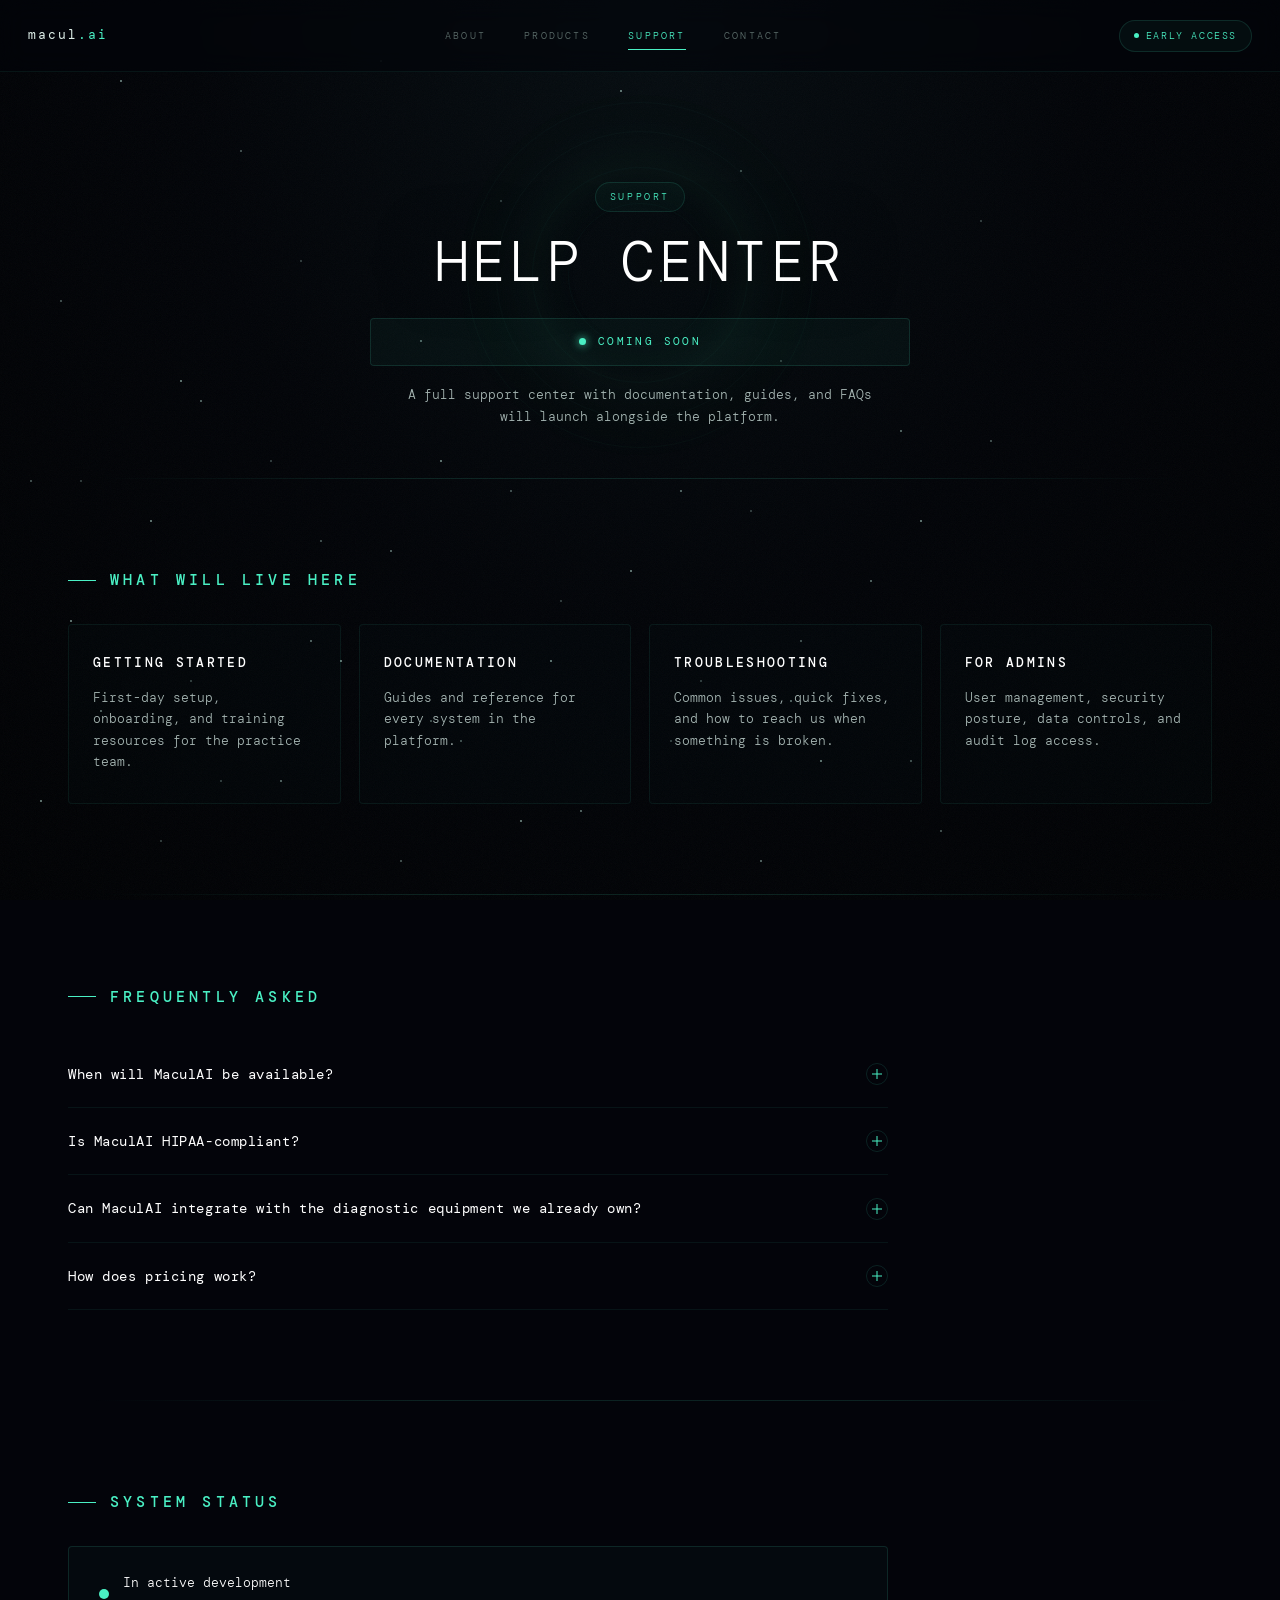
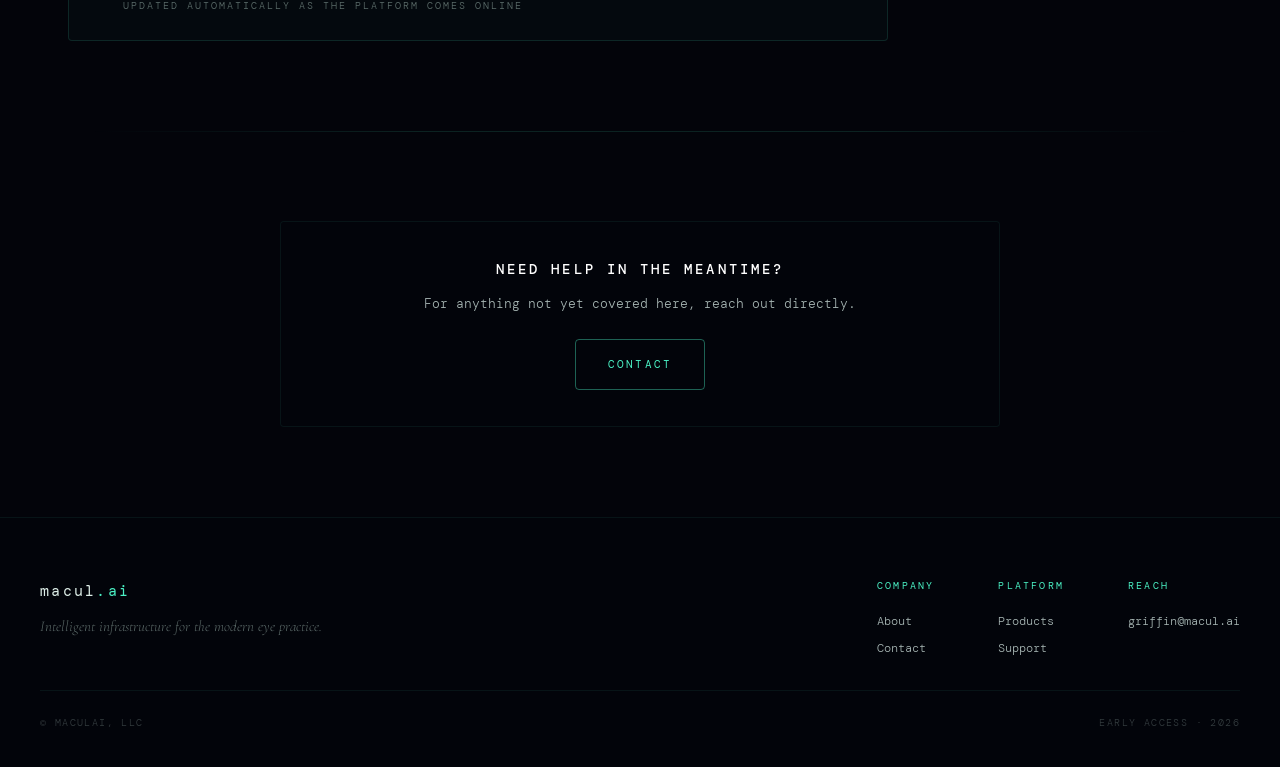
<file: support/index.html>
<!DOCTYPE html>
<html lang="en">
<head>
  <meta charset="UTF-8" />
  <meta name="viewport" content="width=device-width, initial-scale=1.0, viewport-fit=cover" />
  <title>Support — MaculAI</title>
  <meta name="description" content="Help, documentation, and resources for MaculAI." />
  <link rel="preconnect" href="https://fonts.googleapis.com" />
  <link rel="preconnect" href="https://fonts.gstatic.com" crossorigin />
  <link href="https://fonts.googleapis.com/css2?family=Cormorant+Garamond:ital,wght@0,200;0,300;0,400;1,200;1,300;1,400&family=DM+Mono:wght@300;400;500&display=swap" rel="stylesheet" />
  <link rel="stylesheet" href="/styles.css" />
  <link rel="icon" type="image/png" href="/favicon.png" />
  <style>
    /* Professional cosmos: matches About / Products */

    .hero .iris-motif {
      transform: translate(-50%, -50%);
      opacity: 0.32;
      width: 360px;
      height: 360px;
    }
    .hero .iris-motif .ring { animation: none !important; }
    .hero .iris-motif .ring::before {
      border-style: solid !important;
      border-color: rgba(74, 240, 196, 0.08) !important;
    }
    .hero .iris-motif .orbit { display: none; }

    .hero {
      min-height: 42vh;
      padding-top: 110px;
      padding-bottom: 50px;
    }
    .hero h1.brand {
      font-family: var(--mono);
      font-size: clamp(34px, 5vw, 56px);
      font-weight: 300;
      letter-spacing: 0.06em;
      text-transform: uppercase;
      color: #fff;
      text-shadow: 0 0 60px rgba(0,0,0,0.85);
      margin: 0;
      line-height: 1;
    }

    /* Soft status banner under hero */
    .status-banner {
      max-width: 720px;
      margin: 28px auto 0;
      padding: 14px 24px;
      border: 1px solid var(--border);
      border-radius: 4px;
      background: rgba(74, 240, 196, 0.04);
      display: flex;
      align-items: center;
      justify-content: center;
      gap: 12px;
      font-family: var(--mono);
      font-size: 11px;
      font-weight: 400;
      letter-spacing: 0.22em;
      text-transform: uppercase;
      color: var(--accent);
    }
    .status-banner .pulse {
      width: 7px;
      height: 7px;
      background: var(--accent);
      border-radius: 50%;
      box-shadow: 0 0 8px var(--accent);
      animation: blink 3s ease-in-out infinite;
    }
    .hero-tagline-soft {
      max-width: 540px;
      margin: 18px auto 0;
      font-family: var(--mono);
      font-size: 13px;
      font-weight: 300;
      line-height: 1.7;
      color: var(--text-soft);
      text-align: center;
      padding: 0 20px;
    }

    /* Section heading: blueprint label */
    .section-heading {
      font-family: var(--mono);
      font-size: clamp(13px, 1.3vw, 15px);
      font-weight: 500;
      letter-spacing: 0.28em;
      text-transform: uppercase;
      color: var(--accent);
      margin-bottom: 32px;
      display: flex;
      align-items: center;
      gap: 14px;
    }
    .section-heading::before {
      content: '';
      width: 28px;
      height: 1px;
      background: var(--accent);
      flex-shrink: 0;
    }

    /* Resource cards grid */
    .resource-grid {
      display: grid;
      grid-template-columns: repeat(4, 1fr);
      gap: 18px;
    }
    @media (max-width: 1000px) { .resource-grid { grid-template-columns: repeat(2, 1fr); } }
    @media (max-width: 560px)  { .resource-grid { grid-template-columns: 1fr; } }

    .resource-card {
      padding: 28px 24px;
      border: 1px solid var(--border-soft);
      border-radius: 4px;
      background: rgba(74, 240, 196, 0.012);
      transition: border-color 0.3s, background 0.3s;
      min-height: 180px;
      display: flex;
      flex-direction: column;
      gap: 10px;
    }
    .resource-card:hover {
      border-color: var(--border);
      background: rgba(74, 240, 196, 0.03);
    }
    .resource-card .title {
      font-family: var(--mono);
      font-size: 13px;
      font-weight: 500;
      letter-spacing: 0.18em;
      text-transform: uppercase;
      color: #fff;
      margin-bottom: 4px;
    }
    .resource-card p {
      font-family: var(--mono);
      font-size: 12.5px;
      font-weight: 300;
      line-height: 1.7;
      color: var(--text-soft);
      margin: 0;
      flex: 1;
    }

    /* FAQ accordion */
    .faq-list {
      max-width: 820px;
    }
    .faq-item {
      border-bottom: 1px solid var(--border-soft);
    }
    .faq-item summary {
      padding: 22px 0;
      cursor: pointer;
      list-style: none;
      display: flex;
      align-items: center;
      justify-content: space-between;
      gap: 20px;
      font-family: var(--mono);
      font-size: 14px;
      font-weight: 400;
      letter-spacing: 0.04em;
      color: #fff;
      transition: color 0.2s;
    }
    .faq-item summary::-webkit-details-marker { display: none; }
    .faq-item summary:hover { color: var(--accent); }
    .faq-item[open] summary { color: var(--accent); }

    .faq-icon {
      width: 22px;
      height: 22px;
      border: 1px solid var(--border);
      border-radius: 50%;
      position: relative;
      flex-shrink: 0;
      transition: border-color 0.3s, transform 0.3s;
    }
    .faq-item[open] .faq-icon {
      transform: rotate(45deg);
      border-color: var(--accent);
    }
    .faq-icon::before,
    .faq-icon::after {
      content: '';
      position: absolute;
      background: var(--accent);
      top: 50%;
      left: 50%;
    }
    .faq-icon::before {
      width: 10px;
      height: 1px;
      transform: translate(-50%, -50%);
    }
    .faq-icon::after {
      width: 1px;
      height: 10px;
      transform: translate(-50%, -50%);
    }

    .faq-body {
      padding: 0 0 24px;
      max-width: 680px;
    }
    .faq-body p {
      font-family: var(--mono);
      font-size: 13px;
      font-weight: 300;
      line-height: 1.8;
      color: var(--text-soft);
      margin: 0;
    }

    /* System status block */
    .system-status {
      max-width: 820px;
      padding: 26px 30px;
      border: 1px solid var(--border);
      border-radius: 4px;
      background: rgba(74, 240, 196, 0.025);
      display: flex;
      align-items: center;
      justify-content: space-between;
      gap: 20px;
      flex-wrap: wrap;
    }
    .system-status .left {
      display: flex;
      align-items: center;
      gap: 14px;
    }
    .system-status .pulse {
      width: 10px;
      height: 10px;
      background: var(--accent);
      border-radius: 50%;
      box-shadow: 0 0 0 0 var(--accent);
      animation: pulse-ring 2.4s ease-out infinite;
    }
    @keyframes pulse-ring {
      0%   { box-shadow: 0 0 0 0 rgba(74, 240, 196, 0.5); }
      70%  { box-shadow: 0 0 0 12px rgba(74, 240, 196, 0); }
      100% { box-shadow: 0 0 0 0 rgba(74, 240, 196, 0); }
    }
    .system-status .label {
      font-family: var(--mono);
      font-size: 13px;
      color: #fff;
    }
    .system-status .label small {
      display: block;
      margin-top: 4px;
      font-size: 10px;
      letter-spacing: 0.2em;
      text-transform: uppercase;
      color: var(--muted);
    }

    /* Need help block */
    .need-help {
      max-width: 720px;
      padding: 36px 32px;
      border: 1px solid var(--border-soft);
      border-radius: 4px;
      background: rgba(3, 4, 10, 0.5);
      text-align: center;
    }
    .need-help h3 {
      font-family: var(--mono);
      font-size: 14px;
      font-weight: 500;
      letter-spacing: 0.22em;
      text-transform: uppercase;
      color: #fff;
      margin-bottom: 12px;
    }
    .need-help p {
      font-family: var(--mono);
      font-size: 13px;
      font-weight: 300;
      line-height: 1.7;
      color: var(--text-soft);
      margin: 0 0 24px;
    }

    /* Section spacing */
    section { padding: clamp(60px, 7vw, 90px) 0; }

    .pill-dot { animation-duration: 3.2s; }
    .fade-in { animation-duration: 1.2s; }
  </style>
</head>
<body>

  <div class="bg"></div>
  <div class="stars"></div>
  <div class="grain"></div>

  <nav class="nav">
    <a href="/" class="logo">macul<span>.ai</span></a>
    <div class="nav-links">
      <a href="/about/">About</a>
      <a href="/products/">Products</a>
      <a href="/support/" class="active">Support</a>
      <a href="/contact/">Contact</a>
    </div>
    <div class="pill"><div class="pill-dot"></div>Early Access</div>
  </nav>

  <main>

    <!-- Hero -->
    <section class="hero">
      <div class="iris-motif">
        <div class="iris-core"></div>
        <div class="ring r1"></div>
        <div class="ring r2"></div>
        <div class="ring r3"></div>
        <div class="ring r4"></div>
      </div>
      <div class="hero-inner">
        <div class="eyebrow fade-in">Support</div>
        <h1 class="brand fade-in delay-1">HELP CENTER</h1>
        <div class="status-banner fade-in delay-2">
          <span class="pulse"></span>Coming Soon
        </div>
        <p class="hero-tagline-soft fade-in delay-3">
          A full support center with documentation, guides, and
          FAQs will launch alongside the platform.
        </p>
      </div>
    </section>

    <div class="divider"></div>

    <!-- Resources -->
    <section>
      <div class="container">
        <div class="section-heading">What Will Live Here</div>
        <div class="resource-grid">

          <div class="resource-card">
            <div class="title">Getting Started</div>
            <p>First-day setup, onboarding, and training resources for the practice team.</p>
          </div>

          <div class="resource-card">
            <div class="title">Documentation</div>
            <p>Guides and reference for every system in the platform.</p>
          </div>

          <div class="resource-card">
            <div class="title">Troubleshooting</div>
            <p>Common issues, quick fixes, and how to reach us when something is broken.</p>
          </div>

          <div class="resource-card">
            <div class="title">For Admins</div>
            <p>User management, security posture, data controls, and audit log access.</p>
          </div>

        </div>
      </div>
    </section>

    <div class="divider"></div>

    <!-- FAQ -->
    <section>
      <div class="container">
        <div class="section-heading">Frequently Asked</div>
        <div class="faq-list">

          <details class="faq-item">
            <summary>
              When will MaculAI be available?
              <span class="faq-icon"></span>
            </summary>
            <div class="faq-body">
              <p>
                MaculAI is currently in active development. Updates
                will be posted here as systems come online.
              </p>
            </div>
          </details>

          <details class="faq-item">
            <summary>
              Is MaculAI HIPAA-compliant?
              <span class="faq-icon"></span>
            </summary>
            <div class="faq-body">
              <p>
                Yes. MaculAI is being built HIPAA-aligned from the
                architecture up. Compliance and security details will
                be published in the documentation section.
              </p>
            </div>
          </details>

          <details class="faq-item">
            <summary>
              Can MaculAI integrate with the diagnostic equipment we already own?
              <span class="faq-icon"></span>
            </summary>
            <div class="faq-body">
              <p>
                Yes. MaculAI is designed for native integration with
                the diagnostic platforms and EHR systems practices
                already use. Integration documentation will be
                published as systems come online.
              </p>
            </div>
          </details>

          <details class="faq-item">
            <summary>
              How does pricing work?
              <span class="faq-icon"></span>
            </summary>
            <div class="faq-body">
              <p>
                Pricing will be published alongside the platform launch.
              </p>
            </div>
          </details>

        </div>
      </div>
    </section>

    <div class="divider"></div>

    <!-- System status -->
    <section>
      <div class="container">
        <div class="section-heading">System Status</div>
        <div class="system-status">
          <div class="left">
            <div class="pulse"></div>
            <div class="label">
              In active development
              <small>Updated automatically as the platform comes online</small>
            </div>
          </div>
        </div>
      </div>
    </section>

    <div class="divider"></div>

    <!-- Need help -->
    <section>
      <div class="container">
        <div class="need-help mx-auto">
          <h3>Need help in the meantime?</h3>
          <p>
            For anything not yet covered here, reach out directly.
          </p>
          <a href="/contact/" class="btn">Contact</a>
        </div>
      </div>
    </section>

  </main>

  <footer>
    <div class="footer-inner">
      <div class="footer-top">
        <div class="footer-brand">
          <a href="/" class="logo">macul<span>.ai</span></a>
          <p>Intelligent infrastructure for the modern eye practice.</p>
        </div>
        <div class="footer-nav">
          <div class="footer-col">
            <h5>Company</h5>
            <a href="/about/">About</a>
            <a href="/contact/">Contact</a>
          </div>
          <div class="footer-col">
            <h5>Platform</h5>
            <a href="/products/">Products</a>
            <a href="/support/">Support</a>
          </div>
          <div class="footer-col">
            <h5>Reach</h5>
            <a href="mailto:griffin@macul.ai">griffin@macul.ai</a>
          </div>
        </div>
      </div>
      <div class="footer-bottom">
        <span>© MaculAI, LLC</span>
        <span>Early Access · 2026</span>
      </div>
    </div>
  </footer>

</body>
</html>
</file>
<file: styles.css>
/* ============================================
   macul.ai — shared styles
   ============================================ */

*, *::before, *::after {
  box-sizing: border-box;
  margin: 0;
  padding: 0;
}

:root {
  --accent: #4af0c4;
  --accent-dim: rgba(74, 240, 196, 0.5);
  --accent-faint: rgba(74, 240, 196, 0.12);
  --bg: #03040a;
  --bg-deep: #010204;
  --text: #ddeee8;
  --text-soft: rgba(220, 240, 235, 0.75);
  --muted: rgba(200, 230, 220, 0.45);
  --muted-deep: rgba(200, 230, 220, 0.25);
  --border: rgba(74, 240, 196, 0.13);
  --border-soft: rgba(74, 240, 196, 0.07);
  --serif: 'Cormorant Garamond', serif;
  --mono: 'DM Mono', monospace;
  --max: 1200px;
  --nav-h: 72px;
}

html, body {
  width: 100%;
  background: var(--bg);
  color: var(--text);
  font-family: var(--mono);
  font-weight: 300;
  line-height: 1.6;
  overflow-x: hidden;
  scroll-behavior: smooth;
}

body {
  min-height: 100vh;
  position: relative;
}

/* ============================================
   Background layers
   ============================================ */

.bg {
  position: fixed;
  inset: 0;
  background:
    radial-gradient(ellipse at 50% 0%, #060d11 0%, #020408 50%, #010204 100%);
  z-index: 0;
}

.stars {
  position: fixed;
  inset: 0;
  z-index: 1;
  overflow: hidden;
  pointer-events: none;
}
.stars::before,
.stars::after {
  content: '';
  position: absolute;
  width: 2px;
  height: 2px;
  border-radius: 50%;
  animation: twinkle 4s ease-in-out infinite alternate;
  box-shadow:
    120px 80px rgba(200,245,235,0.6),
    240px 150px rgba(200,245,235,0.4),
    380px 60px rgba(200,245,235,0.5),
    500px 200px rgba(200,245,235,0.3),
    620px 90px rgba(200,245,235,0.6),
    740px 170px rgba(200,245,235,0.4),
    860px 40px rgba(200,245,235,0.5),
    980px 220px rgba(200,245,235,0.3),
    60px 300px rgba(200,245,235,0.4),
    180px 380px rgba(200,245,235,0.6),
    300px 260px rgba(200,245,235,0.3),
    420px 340px rgba(200,245,235,0.5),
    540px 410px rgba(200,245,235,0.4),
    660px 280px rgba(200,245,235,0.6),
    780px 360px rgba(200,245,235,0.3),
    900px 430px rgba(200,245,235,0.5),
    30px 480px rgba(200,245,235,0.4),
    150px 520px rgba(200,245,235,0.6),
    270px 460px rgba(200,245,235,0.3),
    390px 550px rgba(200,245,235,0.5),
    510px 490px rgba(200,245,235,0.4),
    630px 570px rgba(200,245,235,0.6),
    750px 510px rgba(200,245,235,0.3),
    870px 580px rgba(200,245,235,0.5),
    990px 440px rgba(200,245,235,0.4),
    70px 620px rgba(200,245,235,0.6),
    190px 680px rgba(200,245,235,0.3),
    310px 640px rgba(200,245,235,0.5),
    430px 720px rgba(200,245,235,0.4),
    550px 660px rgba(200,245,235,0.6),
    670px 740px rgba(200,245,235,0.3),
    790px 700px rgba(200,245,235,0.5),
    910px 760px rgba(200,245,235,0.4),
    40px 800px rgba(200,245,235,0.6),
    160px 840px rgba(200,245,235,0.3),
    280px 780px rgba(200,245,235,0.5),
    400px 860px rgba(200,245,235,0.4),
    520px 820px rgba(200,245,235,0.6),
    640px 900px rgba(200,245,235,0.3),
    760px 860px rgba(200,245,235,0.5);
}
.stars::after {
  animation-delay: 2s;
  top: 40%;
  box-shadow:
    80px 120px rgba(200,245,235,0.3),
    200px 40px rgba(200,245,235,0.5),
    320px 180px rgba(200,245,235,0.4),
    440px 100px rgba(200,245,235,0.6),
    560px 240px rgba(200,245,235,0.3),
    680px 130px rgba(200,245,235,0.5),
    800px 280px rgba(200,245,235,0.4),
    920px 160px rgba(200,245,235,0.6),
    100px 350px rgba(200,245,235,0.5),
    220px 420px rgba(200,245,235,0.3),
    340px 300px rgba(200,245,235,0.6),
    460px 380px rgba(200,245,235,0.4),
    580px 450px rgba(200,245,235,0.5),
    700px 320px rgba(200,245,235,0.3),
    820px 400px rgba(200,245,235,0.6),
    940px 470px rgba(200,245,235,0.4),
    50px 540px rgba(200,245,235,0.3),
    170px 600px rgba(200,245,235,0.5),
    290px 560px rgba(200,245,235,0.4),
    410px 630px rgba(200,245,235,0.6),
    530px 580px rgba(200,245,235,0.3),
    650px 650px rgba(200,245,235,0.5),
    770px 610px rgba(200,245,235,0.4),
    890px 670px rgba(200,245,235,0.6),
    110px 730px rgba(200,245,235,0.5),
    230px 790px rgba(200,245,235,0.3),
    350px 750px rgba(200,245,235,0.6),
    470px 820px rgba(200,245,235,0.4),
    590px 770px rgba(200,245,235,0.5),
    710px 840px rgba(200,245,235,0.3);
}
@keyframes twinkle {
  0%   { opacity: 0.35; }
  100% { opacity: 1; }
}

.grain {
  position: fixed;
  inset: 0;
  z-index: 3;
  pointer-events: none;
  opacity: 0.035;
  background-image: url("data:image/svg+xml,%3Csvg viewBox='0 0 256 256' xmlns='http://www.w3.org/2000/svg'%3E%3Cfilter id='n'%3E%3CfeTurbulence type='fractalNoise' baseFrequency='0.9' numOctaves='4'/%3E%3C/filter%3E%3Crect width='100%25' height='100%25' filter='url(%23n)'/%3E%3C/svg%3E");
  background-size: 200px 200px;
}

/* ============================================
   Decorative iris (small motif for subpages)
   ============================================ */

.iris-motif {
  position: absolute;
  width: 420px;
  height: 420px;
  border-radius: 50%;
  pointer-events: none;
  z-index: 1;
  opacity: 0.55;
}
.iris-motif .iris-core {
  position: absolute;
  inset: 0;
  border-radius: 50%;
  background:
    radial-gradient(circle at 50% 50%,
      transparent 0%,
      transparent 26%,
      rgba(10,38,28,0.35) 35%,
      rgba(18,55,42,0.45) 42%,
      rgba(10,38,28,0.3) 55%,
      rgba(5,18,13,0.2) 72%,
      transparent 90%
    );
}
.iris-motif .ring {
  position: absolute;
  inset: 0;
  border-radius: 50%;
}
.iris-motif .ring::before {
  content: '';
  position: absolute;
  inset: 0;
  border-radius: 50%;
  border: 1px dashed rgba(74,240,196,0.15);
}
.iris-motif .r1 { inset: 30%; animation: spin 18s linear infinite; }
.iris-motif .r2 { inset: 20%; animation: spin 28s linear infinite reverse; }
.iris-motif .r3 { inset: 10%; animation: spin 38s linear infinite; }
.iris-motif .r4 { inset: 2%;  animation: spin 48s linear infinite reverse; }
.iris-motif .r2::before,
.iris-motif .r3::before,
.iris-motif .r4::before { border-style: solid; border-color: rgba(74,240,196,0.08); }

.iris-motif .orbit {
  position: absolute;
  inset: 0;
  border-radius: 50%;
  animation: spin var(--dur, 14s) linear infinite var(--dir, normal);
}
.iris-motif .orbit::after {
  content: '';
  position: absolute;
  width: var(--size, 3px);
  height: var(--size, 3px);
  background: var(--accent);
  border-radius: 50%;
  top: 0; left: 50%;
  transform: translateX(-50%);
  box-shadow: 0 0 6px var(--accent), 0 0 12px rgba(74,240,196,0.4);
  opacity: var(--op, 0.7);
}
.iris-motif .ob1 { --dur: 10s; --size: 3px; --op: 0.8; inset: -2%; }
.iris-motif .ob2 { --dur: 16s; --size: 2px; --op: 0.5; --dir: reverse; inset: -4%; }
.iris-motif .ob3 { --dur: 22s; --size: 3px; --op: 0.6; inset: -1%; animation-delay: -5s; }

@keyframes spin {
  from { transform: rotate(0deg); }
  to   { transform: rotate(360deg); }
}

/* ============================================
   Navigation
   ============================================ */

.nav {
  position: fixed;
  top: 0;
  left: 0;
  right: 0;
  height: var(--nav-h);
  display: flex;
  align-items: center;
  justify-content: space-between;
  padding: 0 28px;
  z-index: 50;
  backdrop-filter: blur(12px);
  -webkit-backdrop-filter: blur(12px);
  background: rgba(3, 4, 10, 0.55);
  border-bottom: 1px solid var(--border-soft);
}

.logo {
  font-family: var(--mono);
  font-size: 13px;
  letter-spacing: 0.15em;
  color: var(--text);
  text-decoration: none;
  font-weight: 400;
}
.logo span { color: var(--accent); }

.nav-links {
  display: flex;
  gap: clamp(18px, 3vw, 42px);
  align-items: center;
}
.nav-links a {
  font-family: var(--mono);
  font-size: 10px;
  letter-spacing: 0.22em;
  text-transform: uppercase;
  color: var(--muted);
  text-decoration: none;
  padding: 6px 0;
  position: relative;
  transition: color 0.25s ease;
}
.nav-links a::after {
  content: '';
  position: absolute;
  left: 50%;
  bottom: 0;
  width: 0;
  height: 1px;
  background: var(--accent);
  transition: width 0.3s ease, left 0.3s ease;
}
.nav-links a:hover {
  color: var(--text);
}
.nav-links a:hover::after {
  width: 100%;
  left: 0;
}
.nav-links a.active {
  color: var(--accent);
}
.nav-links a.active::after {
  width: 100%;
  left: 0;
}

.pill {
  font-family: var(--mono);
  font-size: 10px;
  letter-spacing: 0.16em;
  text-transform: uppercase;
  color: var(--accent);
  border: 1px solid var(--border);
  padding: 7px 14px;
  border-radius: 100px;
  display: flex;
  align-items: center;
  gap: 7px;
  background: rgba(74, 240, 196, 0.04);
}
.pill-dot {
  width: 5px;
  height: 5px;
  border-radius: 50%;
  background: var(--accent);
  animation: blink 2s ease-in-out infinite;
}
@keyframes blink {
  0%,100% { opacity: 1; box-shadow: 0 0 4px var(--accent); }
  50%     { opacity: 0.2; box-shadow: none; }
}

/* ============================================
   Page container / main
   ============================================ */

main {
  position: relative;
  z-index: 5;
  padding-top: var(--nav-h);
}

.container {
  width: 100%;
  max-width: var(--max);
  margin: 0 auto;
  padding: 0 28px;
}

section {
  position: relative;
  padding: clamp(80px, 12vw, 140px) 0;
}

/* ============================================
   Hero
   ============================================ */

.hero {
  min-height: calc(80vh - var(--nav-h));
  display: flex;
  align-items: center;
  justify-content: center;
  text-align: center;
  overflow: hidden;
  padding: 80px 28px 40px;
}
.hero-inner {
  position: relative;
  z-index: 5;
  max-width: 760px;
}
.hero .iris-motif {
  top: 50%;
  left: 50%;
  transform: translate(-50%, -50%);
  opacity: 0.35;
}

.eyebrow {
  display: inline-block;
  font-family: var(--mono);
  font-size: 10px;
  letter-spacing: 0.26em;
  text-transform: uppercase;
  color: var(--accent);
  margin-bottom: 22px;
  padding: 6px 14px;
  border: 1px solid var(--border);
  border-radius: 100px;
  background: rgba(74, 240, 196, 0.03);
}

h1 {
  font-family: var(--serif);
  font-size: clamp(52px, 10vw, 110px);
  font-weight: 200;
  line-height: 0.95;
  letter-spacing: -0.02em;
  color: #ffffff;
  text-shadow: 0 0 80px rgba(0,0,0,0.9), 0 2px 40px rgba(0,0,0,0.9);
  margin-bottom: 22px;
}
h1 em {
  font-style: italic;
  color: var(--accent);
  text-shadow: 0 0 40px rgba(74,240,196,0.35), 0 0 80px rgba(0,0,0,0.9);
}

.hero-tagline {
  font-family: var(--serif);
  font-size: clamp(16px, 2.2vw, 22px);
  font-weight: 300;
  font-style: italic;
  color: var(--text-soft);
  text-shadow: 0 0 40px rgba(0,0,0,0.95);
  max-width: 520px;
  margin: 0 auto;
}

/* ============================================
   Typography helpers
   ============================================ */

h2 {
  font-family: var(--serif);
  font-weight: 200;
  font-size: clamp(36px, 5.5vw, 64px);
  line-height: 1.05;
  letter-spacing: -0.015em;
  color: #fff;
  margin-bottom: 20px;
}
h2 em {
  font-style: italic;
  color: var(--accent);
}

h3 {
  font-family: var(--serif);
  font-weight: 300;
  font-size: clamp(22px, 3vw, 30px);
  color: #fff;
  margin-bottom: 14px;
  letter-spacing: -0.01em;
}
h3 em {
  font-style: italic;
  color: var(--accent);
}

h4 {
  font-family: var(--mono);
  font-weight: 400;
  font-size: 11px;
  letter-spacing: 0.22em;
  text-transform: uppercase;
  color: var(--accent);
  margin-bottom: 14px;
}

p {
  font-family: var(--mono);
  font-weight: 300;
  font-size: 14px;
  line-height: 1.75;
  color: var(--text-soft);
}
p + p { margin-top: 16px; }

p.lead {
  font-family: var(--serif);
  font-size: clamp(18px, 2.3vw, 24px);
  font-weight: 300;
  font-style: italic;
  line-height: 1.45;
  color: var(--text);
}

a.link {
  color: var(--accent);
  text-decoration: none;
  border-bottom: 1px solid var(--accent-dim);
  transition: border-color 0.2s;
}
a.link:hover { border-color: var(--accent); }

.section-label {
  display: inline-flex;
  align-items: center;
  gap: 10px;
  font-family: var(--mono);
  font-size: 10px;
  letter-spacing: 0.26em;
  text-transform: uppercase;
  color: var(--accent);
  margin-bottom: 18px;
}
.section-label::before {
  content: '';
  width: 24px;
  height: 1px;
  background: var(--accent);
}

/* ============================================
   Buttons
   ============================================ */

.btn {
  display: inline-block;
  background: transparent;
  border: 1px solid rgba(74, 240, 196, 0.4);
  color: var(--accent);
  font-family: var(--mono);
  font-size: 11px;
  font-weight: 400;
  letter-spacing: 0.2em;
  text-transform: uppercase;
  padding: 16px 32px;
  border-radius: 4px;
  cursor: pointer;
  text-decoration: none;
  transition: background 0.2s, border-color 0.2s, box-shadow 0.2s;
}
.btn:hover {
  background: rgba(74, 240, 196, 0.06);
  border-color: rgba(74, 240, 196, 0.7);
  box-shadow: 0 0 24px rgba(74, 240, 196, 0.1);
}
.btn:active {
  background: rgba(74, 240, 196, 0.12);
}
.btn.ghost {
  border-color: var(--border);
  color: var(--text-soft);
}
.btn.ghost:hover {
  color: var(--accent);
  border-color: rgba(74, 240, 196, 0.4);
}

/* ============================================
   Cards / grid
   ============================================ */

.grid-2 {
  display: grid;
  grid-template-columns: repeat(2, 1fr);
  gap: clamp(24px, 4vw, 56px);
}
.grid-3 {
  display: grid;
  grid-template-columns: repeat(3, 1fr);
  gap: clamp(20px, 3vw, 36px);
}
.grid-4 {
  display: grid;
  grid-template-columns: repeat(4, 1fr);
  gap: clamp(16px, 2.5vw, 28px);
}

.card {
  padding: 36px 32px;
  border: 1px solid var(--border-soft);
  border-radius: 6px;
  background: rgba(74, 240, 196, 0.015);
  transition: border-color 0.3s, background 0.3s, transform 0.3s;
}
.card:hover {
  border-color: var(--border);
  background: rgba(74, 240, 196, 0.03);
  transform: translateY(-2px);
}

.card .glyph {
  font-size: 22px;
  color: var(--accent);
  margin-bottom: 18px;
  display: block;
}

/* ============================================
   Divider
   ============================================ */

.divider {
  height: 1px;
  background: linear-gradient(90deg,
    transparent 0%,
    var(--border) 30%,
    var(--border) 70%,
    transparent 100%);
  margin: 0 auto;
  max-width: 1100px;
}

/* ============================================
   Footer
   ============================================ */

footer {
  position: relative;
  z-index: 5;
  padding: 60px 28px 36px;
  border-top: 1px solid var(--border-soft);
  background: rgba(3, 4, 10, 0.5);
}
.footer-inner {
  max-width: var(--max);
  margin: 0 auto;
  display: flex;
  flex-direction: column;
  gap: 28px;
}
.footer-top {
  display: flex;
  justify-content: space-between;
  align-items: flex-start;
  flex-wrap: wrap;
  gap: 32px;
}
.footer-brand {
  max-width: 320px;
}
.footer-brand .logo { font-size: 15px; margin-bottom: 10px; display: inline-block; }
.footer-brand p {
  font-family: var(--serif);
  font-style: italic;
  font-size: 15px;
  color: var(--muted);
}

.footer-nav {
  display: flex;
  gap: clamp(28px, 5vw, 64px);
  flex-wrap: wrap;
}
.footer-col h5 {
  font-family: var(--mono);
  font-size: 10px;
  font-weight: 400;
  letter-spacing: 0.22em;
  text-transform: uppercase;
  color: var(--accent);
  margin-bottom: 14px;
}
.footer-col a {
  display: block;
  font-family: var(--mono);
  font-size: 12px;
  color: var(--text-soft);
  text-decoration: none;
  padding: 4px 0;
  transition: color 0.2s;
}
.footer-col a:hover { color: var(--accent); }

.footer-bottom {
  display: flex;
  justify-content: space-between;
  align-items: center;
  flex-wrap: wrap;
  gap: 16px;
  padding-top: 24px;
  border-top: 1px solid var(--border-soft);
  font-family: var(--mono);
  font-size: 10px;
  letter-spacing: 0.14em;
  text-transform: uppercase;
  color: var(--muted-deep);
}

/* ============================================
   Responsive
   ============================================ */

@media (max-width: 800px) {
  .nav {
    padding: 0 18px;
  }
  .nav-links {
    gap: 16px;
  }
  .nav-links a {
    font-size: 9px;
    letter-spacing: 0.16em;
  }
  .pill {
    display: none;
  }
  .grid-2,
  .grid-3,
  .grid-4 {
    grid-template-columns: 1fr;
  }
  .iris-motif {
    width: 300px;
    height: 300px;
  }
  section {
    padding: 80px 0;
  }
}

@media (max-width: 500px) {
  .nav-links {
    gap: 12px;
  }
  .nav-links a {
    font-size: 8.5px;
  }
  .logo {
    font-size: 12px;
  }
}

/* ============================================
   Utilities
   ============================================ */

.text-center { text-align: center; }
.mx-auto { margin-left: auto; margin-right: auto; }
.mt-xl { margin-top: clamp(32px, 5vw, 56px); }
.mt-lg { margin-top: clamp(20px, 3vw, 32px); }
.max-prose { max-width: 680px; }

.fade-in {
  opacity: 0;
  transform: translateY(14px);
  animation: fadeIn 0.9s ease forwards;
}
.fade-in.delay-1 { animation-delay: 0.1s; }
.fade-in.delay-2 { animation-delay: 0.25s; }
.fade-in.delay-3 { animation-delay: 0.4s; }
.fade-in.delay-4 { animation-delay: 0.55s; }
@keyframes fadeIn {
  to { opacity: 1; transform: translateY(0); }
}
</file>
